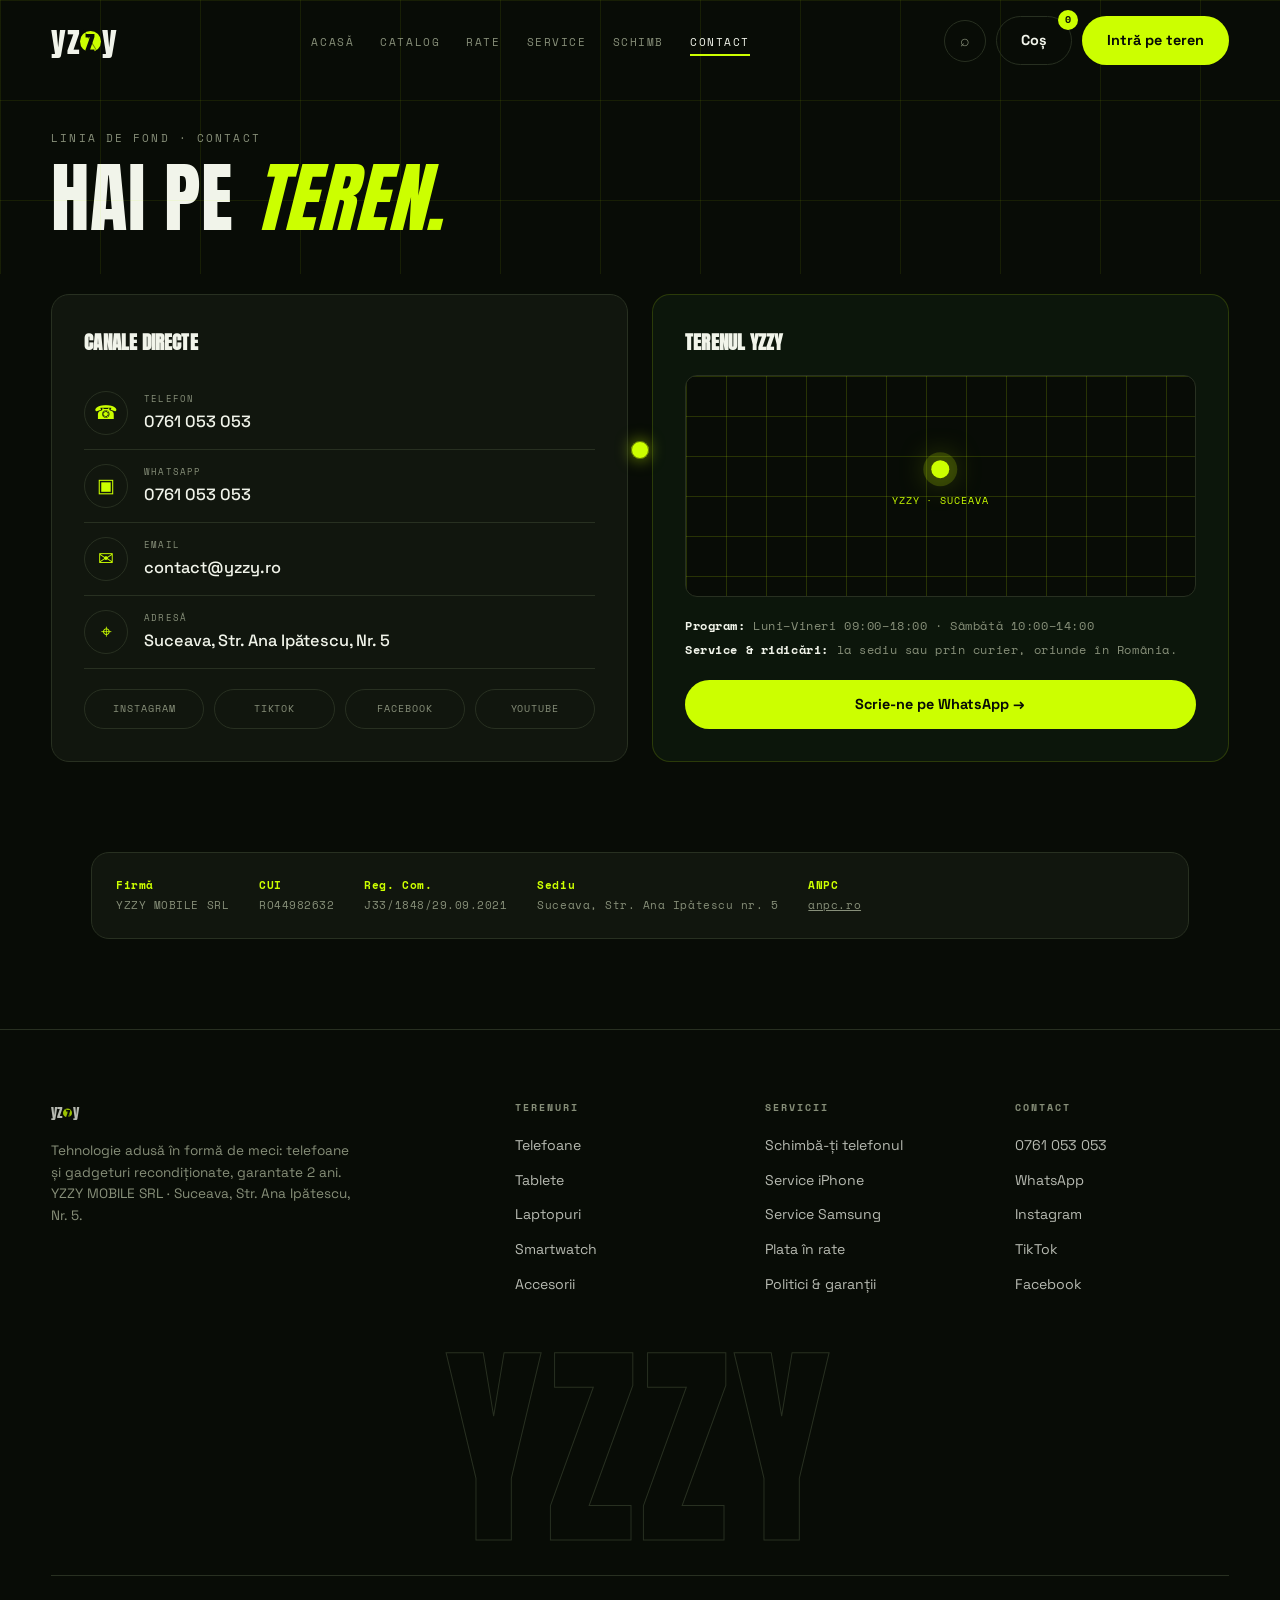
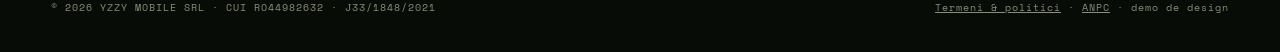
<file: contact.html>
<!DOCTYPE html>
<html lang="ro">
<head>
<meta charset="UTF-8">
<meta name="viewport" content="width=device-width, initial-scale=1.0">
<title>Contact — YZZY · Suceava</title>
<meta name="description" content="Contactează YZZY: telefon 0761 053 053, WhatsApp, email, sediu în Suceava, Str. Ana Ipătescu nr. 5.">
<link rel="stylesheet" href="theme.css?v=2">
<style>
.ct-hero{padding:130px 4vw 40px}
.ct-hero h1{font-size:clamp(2.6rem,6vw,5rem)}
.ct-grid{display:grid;grid-template-columns:1fr 1fr;gap:24px;padding:20px 4vw 90px}
@media(max-width:900px){.ct-grid{grid-template-columns:1fr}}
.ct-card{background:var(--surf);border:1px solid var(--line);border-radius:var(--radius);padding:32px}
.ct-card h3{font-family:var(--f-display);text-transform:uppercase;font-size:1.2rem;margin-bottom:20px;letter-spacing:.01em}
.ct-item{display:flex;gap:16px;align-items:center;padding:14px 0;border-bottom:1px solid var(--line);text-decoration:none;color:var(--chalk);transition:color .2s}
.ct-item:last-child{border-bottom:none}
.ct-item:hover{color:var(--lime)}
.ct-item .ic{width:44px;height:44px;border-radius:50%;border:1.5px solid var(--line);display:grid;place-items:center;font-size:1.2rem;flex:none;color:var(--lime)}
.ct-item .lbl{font-family:var(--f-mono);font-size:.58rem;letter-spacing:.12em;text-transform:uppercase;color:var(--ash);display:block;margin-bottom:2px}
.ct-item b{font-size:1.02rem;font-weight:500}
.socials{display:flex;gap:10px;margin-top:20px}
.socials a{flex:1;text-align:center;border:1.5px solid var(--line);border-radius:100px;padding:11px;font-family:var(--f-mono);font-size:.6rem;letter-spacing:.1em;text-transform:uppercase;color:var(--ash);text-decoration:none;transition:all .2s}
.socials a:hover{border-color:var(--lime);color:var(--lime)}
.map-card{background:var(--turf);border:1px solid var(--line-lime);border-radius:var(--radius);padding:32px;display:flex;flex-direction:column}
.map-vis{flex:1;min-height:220px;border-radius:12px;border:1px solid var(--line);background:linear-gradient(var(--line-lime) 1px,transparent 1px),linear-gradient(90deg,var(--line-lime) 1px,transparent 1px);background-size:40px 40px;background-color:var(--court);position:relative;margin-bottom:20px;overflow:hidden}
.map-pin{position:absolute;top:50%;left:50%;transform:translate(-50%,-50%);text-align:center}
.map-pin .dot{width:18px;height:18px;border-radius:50%;background:var(--lime);margin:0 auto 8px;box-shadow:0 0 0 8px rgba(204,255,0,.18),0 0 30px rgba(204,255,0,.6)}
.map-pin span{font-family:var(--f-mono);font-size:.6rem;letter-spacing:.1em;text-transform:uppercase;color:var(--lime)}
.hours{font-family:var(--f-mono);font-size:.72rem;letter-spacing:.05em;color:var(--ash)}
.hours b{color:var(--chalk)}
.legal-strip{padding:0 4vw 90px;max-width:1200px;margin:0 auto}
.legal-strip .lbox{background:var(--surf);border:1px solid var(--line);border-radius:var(--radius);padding:24px;display:flex;gap:30px;flex-wrap:wrap;font-family:var(--f-mono);font-size:.66rem;letter-spacing:.05em;color:var(--ash)}
.legal-strip .lbox b{color:var(--lime);display:block;margin-bottom:4px}
</style>
</head>
<body>
<nav id="nav"></nav>

<header class="ct-hero court-bg">
  <span class="sec-num" style="display:block;margin-bottom:16px">LINIA DE FOND · CONTACT</span>
  <h1 class="display">Hai pe <em class="lime">teren.</em></h1>
</header>

<div class="ct-grid">
  <div class="ct-card reveal">
    <h3>Canale directe</h3>
    <a class="ct-item" href="tel:0761053053"><span class="ic">☎</span><span><span class="lbl">Telefon</span><b>0761 053 053</b></span></a>
    <a class="ct-item" href="https://wa.me/+40761053053"><span class="ic">▣</span><span><span class="lbl">WhatsApp</span><b>0761 053 053</b></span></a>
    <a class="ct-item" href="mailto:contact@yzzy.ro"><span class="ic">✉</span><span><span class="lbl">Email</span><b>contact@yzzy.ro</b></span></a>
    <a class="ct-item" href="https://yzzy.ro/contact/" target="_blank" rel="noopener"><span class="ic">⌖</span><span><span class="lbl">Adresă</span><b>Suceava, Str. Ana Ipătescu, Nr. 5</b></span></a>
    <div class="socials">
      <a href="https://www.instagram.com/yzzy.ro/">Instagram</a>
      <a href="https://www.tiktok.com/@yzzy.ro">TikTok</a>
      <a href="https://www.facebook.com/yzzy.mobile">Facebook</a>
      <a href="https://www.youtube.com/@yzzy.mobile">YouTube</a>
    </div>
  </div>
  <div class="map-card reveal">
    <h3 style="font-family:var(--f-display);text-transform:uppercase;font-size:1.2rem;margin-bottom:18px;letter-spacing:.01em">Terenul YZZY</h3>
    <div class="map-vis"><div class="map-pin"><div class="dot"></div><span>YZZY · Suceava</span></div></div>
    <p class="hours"><b>Program:</b> Luni–Vineri 09:00–18:00 · Sâmbătă 10:00–14:00</p>
    <p class="hours" style="margin-top:6px"><b>Service & ridicări:</b> la sediu sau prin curier, oriunde în România.</p>
    <a class="btn btn-lime" href="https://wa.me/+40761053053" style="margin-top:20px;justify-content:center">Scrie-ne pe WhatsApp →</a>
  </div>
</div>

<div class="legal-strip reveal">
  <div class="lbox">
    <div><b>Firmă</b>YZZY MOBILE SRL</div>
    <div><b>CUI</b>RO44982632</div>
    <div><b>Reg. Com.</b>J33/1848/29.09.2021</div>
    <div><b>Sediu</b>Suceava, Str. Ana Ipătescu nr. 5</div>
    <div><b>ANPC</b><a href="https://anpc.ro/" target="_blank" rel="noopener" style="color:var(--ash)">anpc.ro</a></div>
  </div>
</div>

<footer id="footer"></footer>

<script src="data/catalog.js?v=2"></script>
<script src="app.js?v=2"></script>
<script>
renderNav('contact.html');
renderFooter(document.getElementById('footer'));
initReveal();
</script>
</body>
</html>
</file>
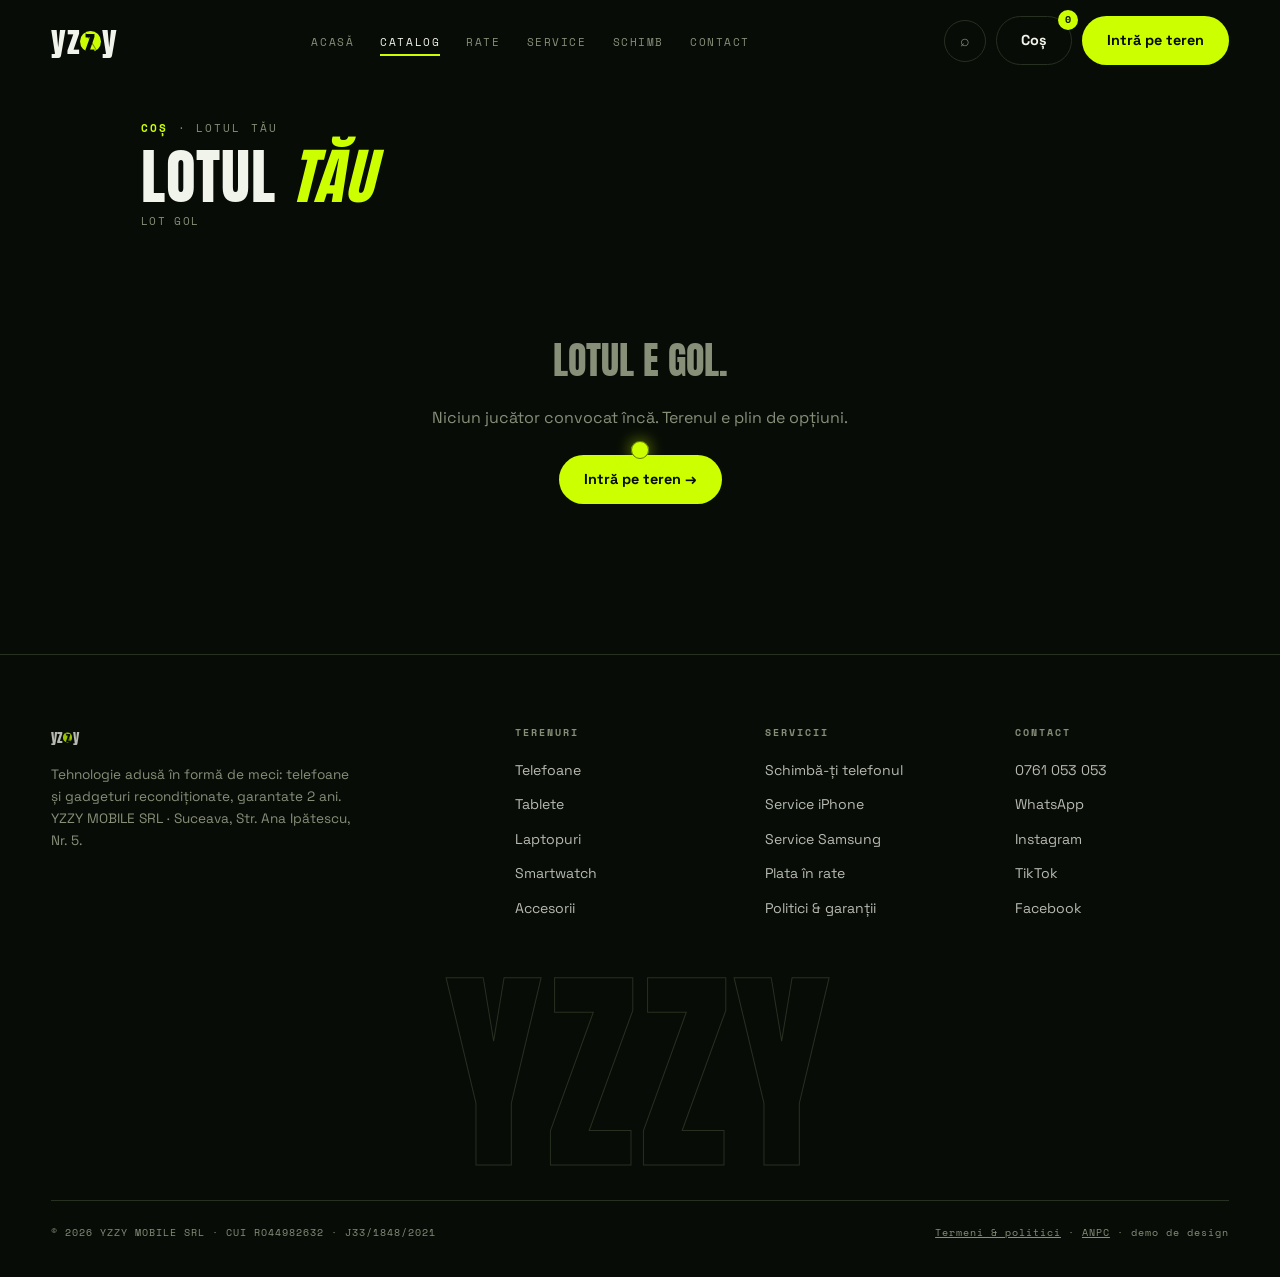
<file: cos.html>
<!DOCTYPE html>
<html lang="ro">
<head>
<meta charset="UTF-8">
<meta name="viewport" content="width=device-width, initial-scale=1.0">
<title>Coșul tău — YZZY</title>
<link rel="stylesheet" href="theme.css?v=2">
<style>
.cos{padding:120px 4vw 90px;max-width:1100px;margin:0 auto}
.cos h1{font-size:clamp(2.2rem,5vw,3.8rem);margin-bottom:8px}
.cos-sub{font-family:var(--f-mono);font-size:.66rem;letter-spacing:.12em;text-transform:uppercase;color:var(--ash);margin-bottom:40px}
.cos-grid{display:grid;grid-template-columns:1fr 360px;gap:28px;align-items:start}
@media(max-width:900px){.cos-grid{grid-template-columns:1fr}}
.ci-item{display:grid;grid-template-columns:90px 1fr auto;gap:18px;align-items:center;background:var(--surf);border:1px solid var(--line);border-radius:var(--radius);padding:16px;margin-bottom:12px}
.ci-thumb{width:90px;height:90px;border-radius:10px;background:var(--turf);display:grid;place-items:center;padding:10px}
.ci-thumb img{max-width:100%;max-height:100%;object-fit:contain}
.ci-info b{display:block;font-size:1rem;margin-bottom:4px}
.ci-info .meta{font-family:var(--f-mono);font-size:.6rem;letter-spacing:.1em;text-transform:uppercase;color:var(--ash)}
.ci-info .price{font-family:var(--f-display);color:var(--lime);margin-top:8px;font-size:1.2rem;letter-spacing:.02em}
.ci-right{display:flex;flex-direction:column;align-items:flex-end;gap:12px}
.ci-right .qty{display:flex;align-items:center;border:1.5px solid var(--line);border-radius:100px;overflow:hidden}
.ci-right .qty button{width:34px;height:36px;background:var(--surf);border:none;color:var(--lime);cursor:none}
.ci-right .qty span{width:34px;text-align:center;font-family:var(--f-display)}
.ci-right .rm{background:none;border:none;color:var(--ash);font-family:var(--f-mono);font-size:.6rem;letter-spacing:.1em;text-transform:uppercase;cursor:none}
.ci-right .rm:hover{color:var(--clay)}
.summary{background:var(--surf);border:1px solid var(--line);border-radius:var(--radius);padding:26px;position:sticky;top:90px}
.summary h3{font-family:var(--f-display);text-transform:uppercase;font-size:1.3rem;margin-bottom:18px;letter-spacing:.01em}
.sum-row{display:flex;justify-content:space-between;padding:9px 0;font-size:.9rem;color:var(--ash)}
.sum-row.total{border-top:1px solid var(--line);margin-top:8px;padding-top:16px;font-family:var(--f-display);font-size:1.5rem;color:var(--chalk);letter-spacing:.02em}
.sum-row.total span:last-child{color:var(--lime)}
.sum-perks{margin:18px 0;display:flex;flex-direction:column;gap:8px}
.sum-perks div{font-family:var(--f-mono);font-size:.62rem;letter-spacing:.08em;text-transform:uppercase;color:var(--ash)}
.sum-perks b{color:var(--lime)}
.empty-cos{text-align:center;padding:60px 0}
.empty-cos .big{font-family:var(--f-display);text-transform:uppercase;font-size:2.4rem;color:var(--ash);margin-bottom:14px}
.rate-pills{display:flex;gap:6px;margin-top:14px;flex-wrap:wrap}
.rate-pills img{height:20px;background:var(--chalk);border-radius:5px;padding:2px 6px}
</style>
</head>
<body>
<nav id="nav"></nav>

<main class="cos">
  <span class="sec-num" style="display:block;margin-bottom:12px"><b>COȘ</b> · LOTUL TĂU</span>
  <h1 class="display">Lotul <em class="lime">tău</em></h1>
  <p class="cos-sub" id="ciCount">— jucători pregătiți</p>
  <div id="cosBody"></div>
</main>

<footer id="footer"></footer>

<script src="data/catalog.js?v=2"></script>
<script src="app.js?v=2"></script>
<script>
renderNav('catalog.html');
renderFooter(document.getElementById('footer'));

function render(){
  const body=document.getElementById('cosBody');
  const items=cart.map(it=>({...it,p:byId(it.id)})).filter(x=>x.p);
  document.getElementById('ciCount').textContent=items.length?`${items.reduce((s,i)=>s+i.qty,0)} jucători pregătiți de meci`:'Lot gol';
  if(!items.length){
    body.innerHTML=`<div class="empty-cos"><div class="big">Lotul e gol.</div>
      <p class="muted" style="margin-bottom:24px">Niciun jucător convocat încă. Terenul e plin de opțiuni.</p>
      <a class="btn btn-lime" href="catalog.html">Intră pe teren →</a></div>`;
    return;
  }
  const total=cartTotal();
  body.innerHTML=`<div class="cos-grid">
    <div id="ciList">${items.map(({p,qty})=>`
      <div class="ci-item" data-id="${p.id}">
        <a class="ci-thumb" href="produs.html?id=${p.id}"><img src="${p.thumb}" alt=""></a>
        <div class="ci-info">
          <b>${p.brand?p.brand+' ':''}${p.name}</b>
          <span class="meta">[ ${p.condition} · Garanție 2 ani ]</span>
          <span class="price">${fmtLei(p.price)}</span>
        </div>
        <div class="ci-right">
          <div class="qty"><button data-act="minus">−</button><span>${qty}</span><button data-act="plus">+</button></div>
          <button class="rm" data-act="rm">× scoate</button>
        </div>
      </div>`).join('')}</div>
    <aside class="summary">
      <h3>Scor final</h3>
      <div class="sum-row"><span>Subtotal (${items.reduce((s,i)=>s+i.qty,0)} produse)</span><span>${fmtLei(total)}</span></div>
      <div class="sum-row"><span>Livrare</span><span class="lime">Gratuită · 24h</span></div>
      <div class="sum-row total"><span>Total</span><span>${fmtLei(total)}</span></div>
      <div class="sum-perks">
        <div><b>✓</b> Garanție 2 ani inclusă</div>
        <div><b>✓</b> Retur gratuit 30 de zile</div>
        <div><b>✓</b> Plata în rate disponibilă</div>
      </div>
      <a class="btn btn-lime" href="plata.html" style="width:100%;justify-content:center">La finalizare →</a>
      <div class="rate-pills">
        <img src="https://yzzy.ro/wp-content/uploads/2025/02/logo-unicredit-contrast-alb-2.jpg" alt="UniCredit">
        <img src="https://yzzy.ro/wp-content/uploads/2025/02/Logo-Smart-by-BT-Direct-1-300x115.webp" alt="Smart by BT">
        <img src="https://yzzy.ro/wp-content/uploads/2025/06/LP-logo-small-300x86.png" alt="LeanPay">
        <img src="https://yzzy.ro/wp-content/uploads/2025/02/tbi-bank-logo.webp" alt="TBI">
      </div>
    </aside>
  </div>`;
  document.getElementById('ciList').addEventListener('click',e=>{
    const btn=e.target.closest('[data-act]');if(!btn)return;
    const id=btn.closest('.ci-item').dataset.id,it=cart.find(x=>x.id===id);if(!it)return;
    if(btn.dataset.act==='plus')setQty(id,it.qty+1);
    else if(btn.dataset.act==='minus')setQty(id,it.qty-1);
    else setQty(id,0);
    render();
  });
}
render();
</script>
</body>
</html>
</file>
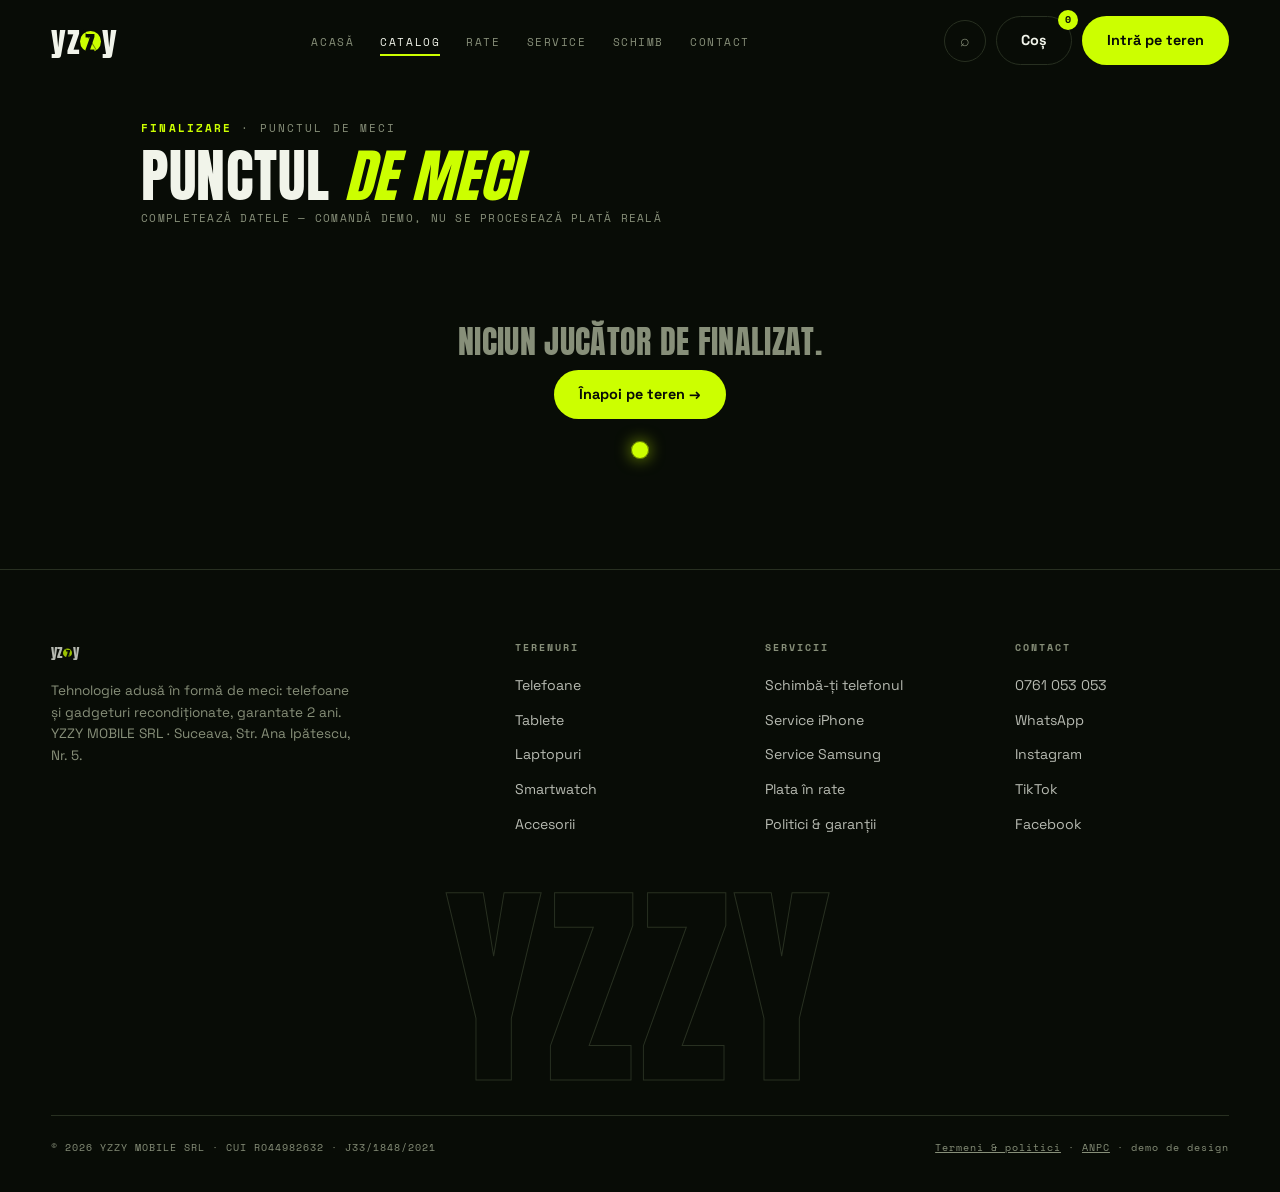
<file: plata.html>
<!DOCTYPE html>
<html lang="ro">
<head>
<meta charset="UTF-8">
<meta name="viewport" content="width=device-width, initial-scale=1.0">
<title>Finalizează comanda — YZZY</title>
<link rel="stylesheet" href="theme.css?v=2">
<style>
.pay{padding:120px 4vw 90px;max-width:1100px;margin:0 auto}
.pay h1{font-size:clamp(2rem,5vw,3.6rem);margin-bottom:8px}
.pay-sub{font-family:var(--f-mono);font-size:.66rem;letter-spacing:.12em;text-transform:uppercase;color:var(--ash);margin-bottom:40px}
.pay-grid{display:grid;grid-template-columns:1fr 380px;gap:28px;align-items:start}
@media(max-width:900px){.pay-grid{grid-template-columns:1fr}}
.fieldset{background:var(--surf);border:1px solid var(--line);border-radius:var(--radius);padding:26px;margin-bottom:18px}
.fieldset h3{font-family:var(--f-display);text-transform:uppercase;font-size:1.1rem;margin-bottom:6px;display:flex;align-items:center;gap:10px;letter-spacing:.01em}
.fieldset h3 .step{width:26px;height:26px;border-radius:50%;background:var(--lime);color:var(--court);display:grid;place-items:center;font-size:.8rem;font-family:var(--f-display)}
.fieldset p.hint{font-family:var(--f-mono);font-size:.6rem;letter-spacing:.1em;text-transform:uppercase;color:var(--ash);margin-bottom:18px}
.frow{display:grid;grid-template-columns:1fr 1fr;gap:12px;margin-bottom:12px}
.frow.one{grid-template-columns:1fr}
label{display:block;font-family:var(--f-mono);font-size:.58rem;letter-spacing:.12em;text-transform:uppercase;color:var(--ash);margin-bottom:6px}
input,select{width:100%;background:var(--court);border:1.5px solid var(--line);color:var(--chalk);font-family:var(--f-text);font-size:.92rem;padding:12px 14px;border-radius:10px;outline:none;transition:border-color .2s}
input:focus,select:focus{border-color:var(--lime)}
.pay-methods{display:flex;flex-direction:column;gap:10px}
.pm{display:flex;align-items:center;gap:14px;border:1.5px solid var(--line);border-radius:12px;padding:14px 16px;cursor:none;transition:border-color .2s,background .2s}
.pm:hover{border-color:var(--ash)}
.pm.active{border-color:var(--lime);background:var(--turf)}
.pm input{width:auto}
.pm .pm-label{flex:1}
.pm .pm-label b{display:block;font-size:.94rem}
.pm .pm-label span{font-family:var(--f-mono);font-size:.58rem;letter-spacing:.1em;text-transform:uppercase;color:var(--ash)}
.rate-detail{display:none;padding:16px;background:var(--court);border-radius:10px;margin-top:6px}
.rate-detail.show{display:block}
.rate-detail .partners{display:grid;grid-template-columns:repeat(4,1fr);gap:8px;margin-bottom:14px}
.rate-detail .partners a{background:var(--chalk);border-radius:8px;padding:10px;display:grid;place-items:center;min-height:50px;transition:transform .2s}
.rate-detail .partners a:hover{transform:translateY(-2px)}
.rate-detail .partners img{max-height:26px;max-width:100%}
.rate-months{display:flex;gap:8px;margin:10px 0;flex-wrap:wrap}
.rate-months button{font-family:var(--f-mono);font-size:.66rem;padding:8px 14px;border-radius:100px;border:1.5px solid var(--line);background:none;color:var(--ash);cursor:none}
.rate-months button.active{background:var(--lime);color:var(--court);border-color:var(--lime)}
.rate-out{font-family:var(--f-display);color:var(--lime);font-size:1.5rem;letter-spacing:.02em}
.pass{background:var(--surf);border:1px solid var(--line);border-radius:var(--radius);overflow:hidden;position:sticky;top:90px}
.pass-head{background:var(--turf);padding:18px 22px;border-bottom:1px dashed var(--line);display:flex;justify-content:space-between;align-items:center}
.pass-head b{font-family:var(--f-display);text-transform:uppercase;font-size:1rem;letter-spacing:.01em}
.pass-head .code{font-family:var(--f-mono);font-size:.62rem;letter-spacing:.1em;color:var(--lime)}
.pass-body{padding:22px}
.pass-item{display:flex;justify-content:space-between;gap:12px;padding:8px 0;font-size:.84rem;color:var(--ash);border-bottom:1px solid var(--line)}
.pass-item:last-of-type{border-bottom:none}
.pass-item b{color:var(--chalk);font-weight:400}
.pass-item .q{font-family:var(--f-mono);font-size:.6rem;color:var(--lime)}
.pass-total{display:flex;justify-content:space-between;border-top:1px dashed var(--line);margin-top:10px;padding-top:16px;font-family:var(--f-display);font-size:1.5rem;letter-spacing:.02em}
.pass-total span:last-child{color:var(--lime)}
.note{font-family:var(--f-mono);font-size:.56rem;letter-spacing:.08em;text-transform:uppercase;color:var(--ash);text-align:center;margin-top:14px;line-height:1.6}
.confirm{display:none;text-align:center;padding:40px 0}
.confirm.show{display:block}
.confirm .tick{width:84px;height:84px;border-radius:50%;background:var(--lime);color:var(--court);display:grid;place-items:center;font-size:2.6rem;margin:0 auto 24px;font-family:var(--f-display)}
.confirm h2{font-size:clamp(2rem,5vw,3.4rem);margin-bottom:12px}
.confirm p{color:var(--ash);max-width:420px;margin:0 auto 8px}
.confirm .pnr{font-family:var(--f-display);color:var(--lime);font-size:1.8rem;margin:18px 0;letter-spacing:.04em}
</style>
</head>
<body>
<nav id="nav"></nav>

<main class="pay">
  <span class="sec-num" style="display:block;margin-bottom:12px"><b>FINALIZARE</b> · PUNCTUL DE MECI</span>
  <h1 class="display" id="payTitle">Punctul <em class="lime">de meci</em></h1>
  <p class="pay-sub" id="paySub">Completează datele — comandă demo, nu se procesează plată reală</p>
  <div id="payBody"></div>
</main>

<footer id="footer"></footer>

<script src="data/catalog.js?v=2"></script>
<script src="app.js?v=2"></script>
<script>
renderNav('catalog.html');
renderFooter(document.getElementById('footer'));

const items=cart.map(it=>({...it,p:byId(it.id)})).filter(x=>x.p);
const body=document.getElementById('payBody');

if(!items.length){
  body.innerHTML=`<div style="text-align:center;padding:60px 0">
    <p class="display" style="font-size:2rem;color:var(--ash);margin-bottom:14px">Niciun jucător de finalizat.</p>
    <a class="btn btn-lime" href="catalog.html">Înapoi pe teren →</a></div>`;
}else{
  const total=cartTotal();
  body.innerHTML=`<div class="pay-grid">
    <div>
      <div class="fieldset">
        <h3><span class="step">1</span> Jucător</h3>
        <p class="hint">Cui îi livrăm lotul</p>
        <div class="frow"><div><label>Nume</label><input id="fNume" placeholder="Andrei"></div><div><label>Prenume</label><input id="fPren" placeholder="Popescu"></div></div>
        <div class="frow"><div><label>Email</label><input id="fMail" type="email" placeholder="andrei@email.ro"></div><div><label>Telefon</label><input id="fTel" placeholder="07xx xxx xxx"></div></div>
      </div>
      <div class="fieldset">
        <h3><span class="step">2</span> Destinație</h3>
        <p class="hint">Unde ajunge coletul</p>
        <div class="frow one"><div><label>Adresă</label><input id="fAdr" placeholder="Str. Exemplu nr. 10, bl. A, ap. 5"></div></div>
        <div class="frow"><div><label>Oraș</label><input id="fOras" placeholder="Suceava"></div><div><label>Județ</label><input id="fJud" placeholder="Suceava"></div></div>
      </div>
      <div class="fieldset">
        <h3><span class="step">3</span> Plată</h3>
        <p class="hint">Cum închizi meciul</p>
        <div class="pay-methods">
          <label class="pm active"><input type="radio" name="pm" value="card" checked><span class="pm-label"><b>Card online</b><span>Plată securizată Netopia</span></span></label>
          <label class="pm"><input type="radio" name="pm" value="ramburs"><span class="pm-label"><b>Ramburs la livrare</b><span>Plătești curierului</span></span></label>
          <label class="pm" id="pmRate"><input type="radio" name="pm" value="rate"><span class="pm-label"><b>Plata în rate</b><span>Aprobare în câteva minute, 100% online</span></span></label>
        </div>
        <div class="rate-detail" id="rateDetail">
          <p class="hint">Alege finanțatorul (te ducem pe pagina lui)</p>
          <div class="partners">
            <a href="https://yzzy.ro/credit-100-online-prin-unicredit-consumer-financing/" target="_blank" rel="noopener"><img src="https://yzzy.ro/wp-content/uploads/2025/02/logo-unicredit-contrast-alb-2.jpg" alt="UniCredit"></a>
            <a href="https://yzzy.ro/" target="_blank" rel="noopener"><img src="https://yzzy.ro/wp-content/uploads/2025/02/Logo-Smart-by-BT-Direct-1-300x115.webp" alt="Smart by BT"></a>
            <a href="https://yzzy.ro/regulament-leanpay/" target="_blank" rel="noopener"><img src="https://yzzy.ro/wp-content/uploads/2025/06/LP-logo-small-300x86.png" alt="LeanPay"></a>
            <a href="https://yzzy.ro/" target="_blank" rel="noopener"><img src="https://yzzy.ro/wp-content/uploads/2025/02/tbi-bank-logo.webp" alt="TBI Bank"></a>
          </div>
          <div class="rate-months" id="rateMonths"></div>
          <div>Cost împărțit la rate: <span class="rate-out" id="rateOut"></span> <span class="muted mono" style="font-size:.6rem">/lună · estimare orientativă*</span></div>
          <p class="muted mono" style="font-size:.54rem;margin-top:8px;line-height:1.5">* Prețul împărțit la numărul de rate. Rata reală include dobânda și DAE stabilite de finanțator (ex. UniCredit: dobândă fixă 11–25%/an, DAE 14,93–46,01%).</p>
        </div>
      </div>
    </div>
    <aside class="pass">
      <div class="pass-head"><b>Scor final</b><span class="code">YZZY · 2026</span></div>
      <div class="pass-body">
        ${items.map(({p,qty})=>`<div class="pass-item"><b>${p.brand?p.brand+' ':''}${p.name}</b><span><span class="q">×${qty}</span> ${fmtLei(p.price*qty)}</span></div>`).join('')}
        <div class="pass-item"><span>Livrare</span><b class="lime">Gratuită · 24h</b></div>
        <div class="pass-total"><span>Total</span><span>${fmtLei(total)}</span></div>
        <button class="btn btn-lime" id="placeBtn" style="width:100%;justify-content:center;margin-top:18px">Închide meciul →</button>
        <p class="note">Demo de design.<br>Comanda reală se procesează pe platforma YZZY.</p>
      </div>
    </aside>
  </div>`;

  document.querySelectorAll('.pm input').forEach(r=>r.addEventListener('change',()=>{
    document.querySelectorAll('.pm').forEach(x=>x.classList.remove('active'));
    r.closest('.pm').classList.add('active');
    document.getElementById('rateDetail').classList.toggle('show',r.value==='rate');
  }));
  const months=[6,12,18,24,36];
  document.getElementById('rateMonths').innerHTML=months.map((m,i)=>`<button class="${i===1?'active':''}" data-m="${m}">${m} rate</button>`).join('');
  const calcRate=m=>document.getElementById('rateOut').textContent=fmtLei(Math.round(total/m));
  calcRate(12);
  document.getElementById('rateMonths').addEventListener('click',e=>{
    const b=e.target.closest('[data-m]');if(!b)return;
    document.querySelectorAll('#rateMonths button').forEach(x=>x.classList.remove('active'));
    b.classList.add('active');calcRate(+b.dataset.m);
  });
  document.getElementById('placeBtn').addEventListener('click',()=>{
    const nume=document.getElementById('fNume').value.trim();
    if(!nume){toast('<b>[ FAULT ]</b> Completează numele');document.getElementById('fNume').focus();return;}
    const pnr='YZ'+Math.abs(total*7%99999).toString().padStart(5,'0');
    cart=[];saveCart();updateCartBadge();
    document.getElementById('payTitle').innerHTML='Game, set, <em class="lime">match.</em>';
    document.getElementById('paySub').textContent='Mulțumim! Lotul tău e pe drum.';
    body.innerHTML=`<div class="confirm show">
      <div class="tick">✓</div>
      <h2 class="display">Meci câștigat, ${nume}.</h2>
      <p>Comanda ta a fost înregistrată. Vei primi un email cu detaliile și ai garanție 2 ani la fiecare produs.</p>
      <div class="pnr">COD COMANDĂ · ${pnr}</div>
      <p class="muted mono" style="font-size:.6rem">Aceasta este o comandă demo. Pe site-ul real, plata se procesează prin Netopia / partenerii de rate.</p>
      <div style="margin-top:26px"><a class="btn btn-lime" href="catalog.html">Înapoi pe teren →</a></div>
    </div>`;
    scrollTo({top:0,behavior:'smooth'});
  });
}
</script>
</body>
</html>
</file>
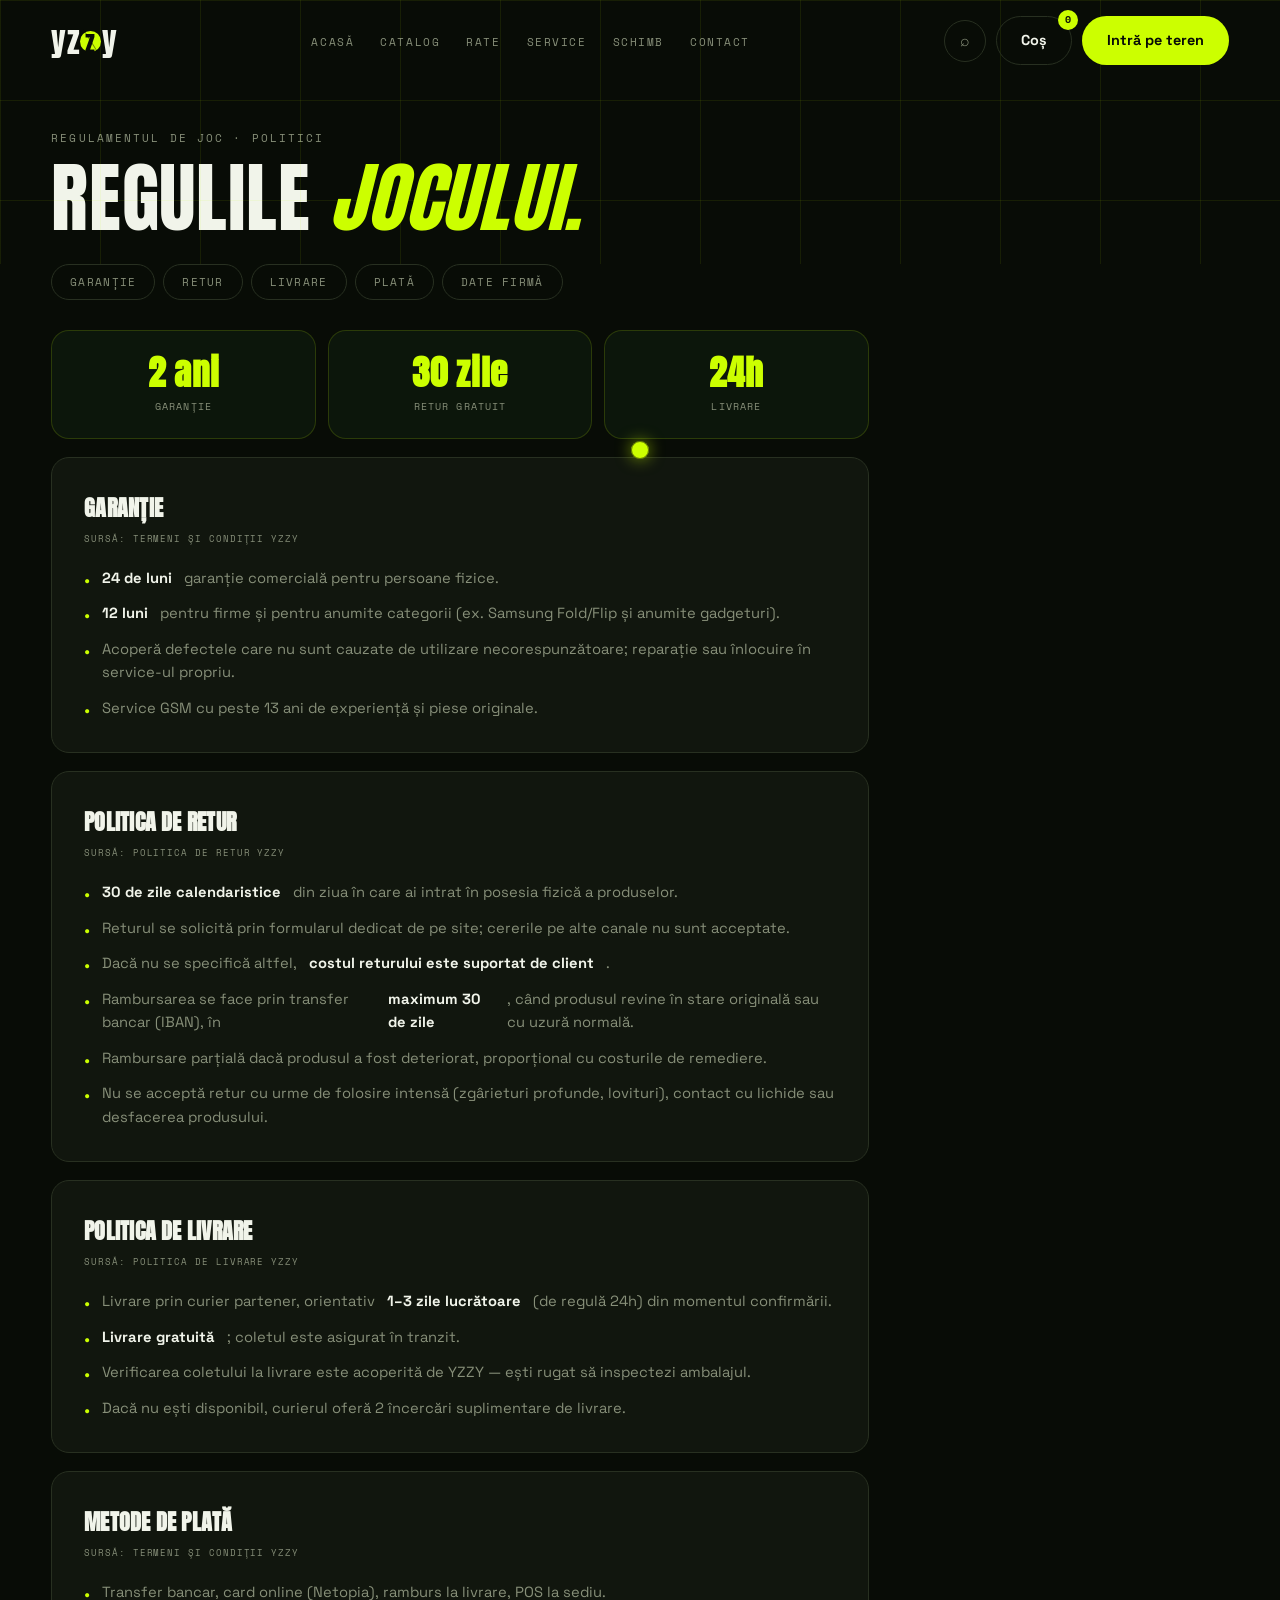
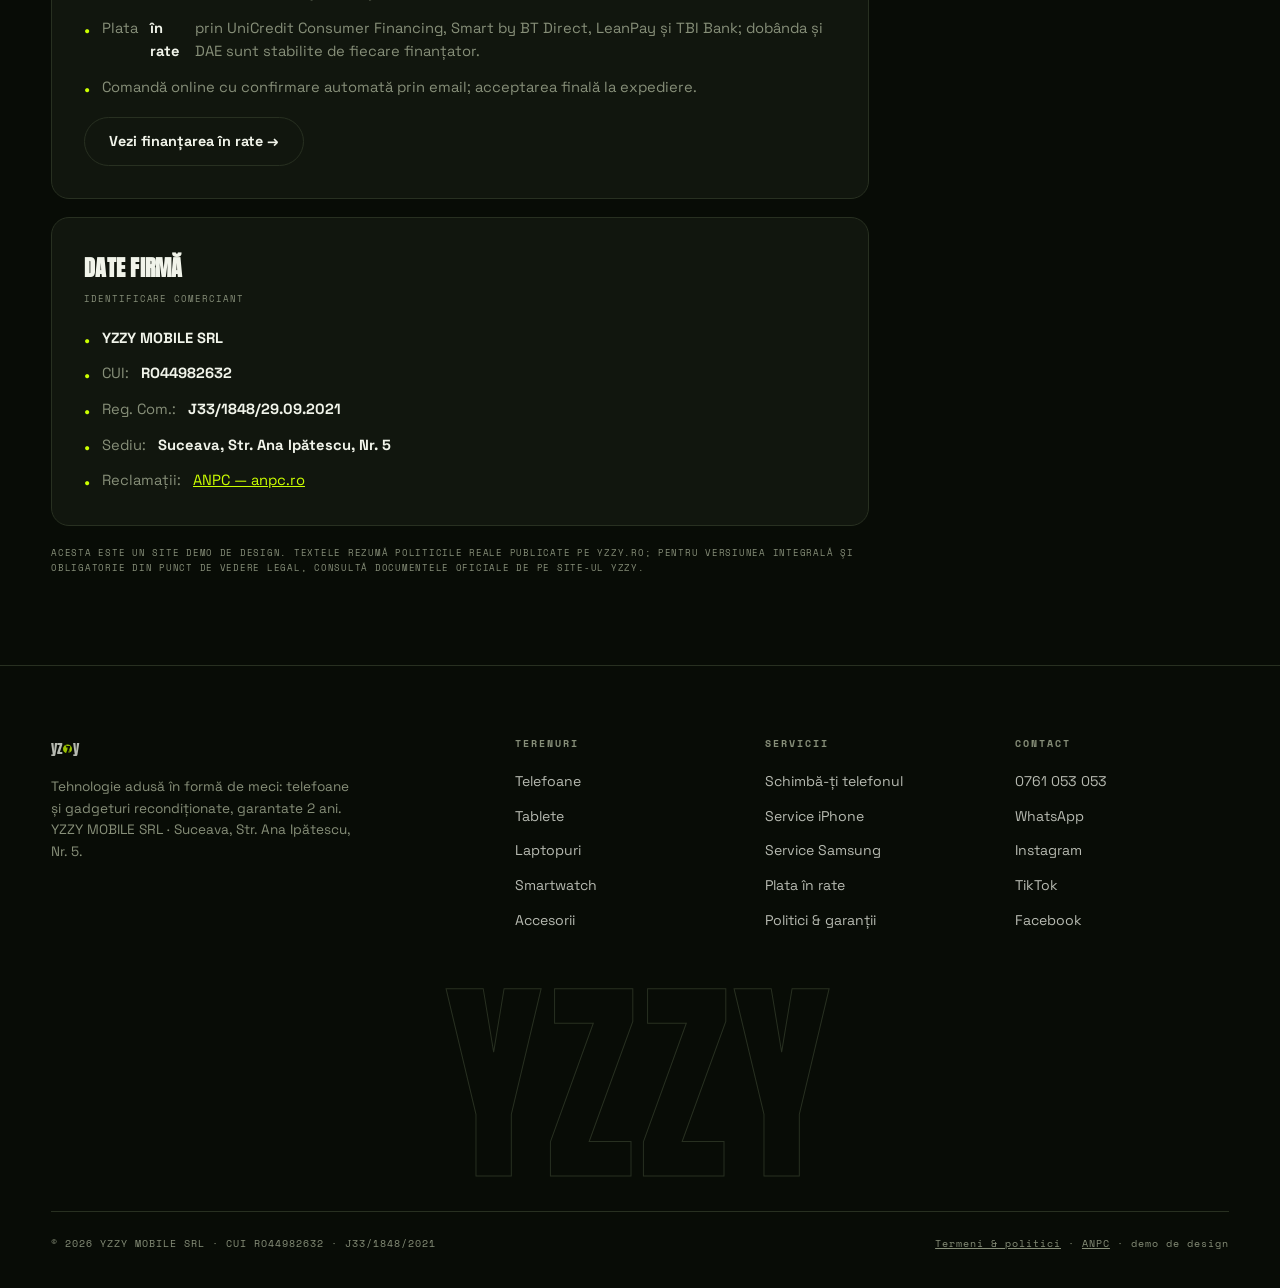
<file: politici.html>
<!DOCTYPE html>
<html lang="ro">
<head>
<meta charset="UTF-8">
<meta name="viewport" content="width=device-width, initial-scale=1.0">
<title>Politici & garanții — YZZY</title>
<meta name="description" content="Garanție 2 ani, retur 30 de zile, livrare 24h. Termenii, politica de retur și de livrare YZZY, pe scurt.">
<link rel="stylesheet" href="theme.css?v=2">
<style>
.pol-hero{padding:130px 4vw 30px}
.pol-hero h1{font-size:clamp(2.6rem,6vw,4.8rem)}
.pol-nav{display:flex;gap:8px;padding:0 4vw 30px;flex-wrap:wrap}
.pol-body{padding:0 4vw 90px;max-width:920px}
.pol-sec{background:var(--surf);border:1px solid var(--line);border-radius:var(--radius);padding:32px;margin-bottom:18px;scroll-margin-top:90px}
.pol-sec h2{font-family:var(--f-display);text-transform:uppercase;font-size:1.4rem;margin-bottom:6px;letter-spacing:.01em}
.pol-sec .src{font-family:var(--f-mono);font-size:.58rem;letter-spacing:.1em;text-transform:uppercase;color:var(--ash);margin-bottom:20px}
.pol-sec ul{list-style:none;display:flex;flex-direction:column;gap:12px}
.pol-sec li{display:flex;gap:12px;color:var(--ash);font-size:.92rem;line-height:1.6}
.pol-sec li::before{content:"●";color:var(--lime);flex:none;font-size:.6rem;margin-top:7px}
.pol-sec li b{color:var(--chalk)}
.warranty-band{display:grid;grid-template-columns:repeat(3,1fr);gap:12px;margin-bottom:18px}
@media(max-width:760px){.warranty-band{grid-template-columns:1fr}}
.wb{background:var(--turf);border:1px solid var(--line-lime);border-radius:var(--radius);padding:24px;text-align:center}
.wb b{font-family:var(--f-display);color:var(--lime);font-size:2.2rem;display:block;line-height:1;letter-spacing:.02em}
.wb span{font-family:var(--f-mono);font-size:.6rem;letter-spacing:.12em;text-transform:uppercase;color:var(--ash);display:block;margin-top:8px}
</style>
</head>
<body>
<nav id="nav"></nav>

<header class="pol-hero court-bg">
  <span class="sec-num" style="display:block;margin-bottom:16px">REGULAMENTUL DE JOC · POLITICI</span>
  <h1 class="display">Regulile <em class="lime">jocului.</em></h1>
</header>

<div class="pol-nav">
  <a class="pill" href="#garantie">Garanție</a>
  <a class="pill" href="#retur">Retur</a>
  <a class="pill" href="#livrare">Livrare</a>
  <a class="pill" href="#plata">Plată</a>
  <a class="pill" href="#firma">Date firmă</a>
</div>

<main class="pol-body">
  <div class="warranty-band reveal">
    <div class="wb"><b>2 ani</b><span>garanție</span></div>
    <div class="wb"><b>30 zile</b><span>retur gratuit</span></div>
    <div class="wb"><b>24h</b><span>livrare</span></div>
  </div>

  <section class="pol-sec reveal" id="garantie">
    <h2>Garanție</h2>
    <p class="src">Sursă: Termeni și condiții YZZY</p>
    <ul>
      <li><b>24 de luni</b> garanție comercială pentru persoane fizice.</li>
      <li><b>12 luni</b> pentru firme și pentru anumite categorii (ex. Samsung Fold/Flip și anumite gadgeturi).</li>
      <li>Acoperă defectele care nu sunt cauzate de utilizare necorespunzătoare; reparație sau înlocuire în service-ul propriu.</li>
      <li>Service GSM cu peste 13 ani de experiență și piese originale.</li>
    </ul>
  </section>

  <section class="pol-sec reveal" id="retur">
    <h2>Politica de retur</h2>
    <p class="src">Sursă: Politica de retur YZZY</p>
    <ul>
      <li><b>30 de zile calendaristice</b> din ziua în care ai intrat în posesia fizică a produselor.</li>
      <li>Returul se solicită prin formularul dedicat de pe site; cererile pe alte canale nu sunt acceptate.</li>
      <li>Dacă nu se specifică altfel, <b>costul returului este suportat de client</b>.</li>
      <li>Rambursarea se face prin transfer bancar (IBAN), în <b>maximum 30 de zile</b>, când produsul revine în stare originală sau cu uzură normală.</li>
      <li>Rambursare parțială dacă produsul a fost deteriorat, proporțional cu costurile de remediere.</li>
      <li>Nu se acceptă retur cu urme de folosire intensă (zgârieturi profunde, lovituri), contact cu lichide sau desfacerea produsului.</li>
    </ul>
  </section>

  <section class="pol-sec reveal" id="livrare">
    <h2>Politica de livrare</h2>
    <p class="src">Sursă: Politica de livrare YZZY</p>
    <ul>
      <li>Livrare prin curier partener, orientativ <b>1–3 zile lucrătoare</b> (de regulă 24h) din momentul confirmării.</li>
      <li><b>Livrare gratuită</b>; coletul este asigurat în tranzit.</li>
      <li>Verificarea coletului la livrare este acoperită de YZZY — ești rugat să inspectezi ambalajul.</li>
      <li>Dacă nu ești disponibil, curierul oferă 2 încercări suplimentare de livrare.</li>
    </ul>
  </section>

  <section class="pol-sec reveal" id="plata">
    <h2>Metode de plată</h2>
    <p class="src">Sursă: Termeni și condiții YZZY</p>
    <ul>
      <li>Transfer bancar, card online (Netopia), ramburs la livrare, POS la sediu.</li>
      <li>Plata <b>în rate</b> prin UniCredit Consumer Financing, Smart by BT Direct, LeanPay și TBI Bank; dobânda și DAE sunt stabilite de fiecare finanțator.</li>
      <li>Comandă online cu confirmare automată prin email; acceptarea finală la expediere.</li>
    </ul>
    <a class="btn btn-ghost" href="rate.html" style="margin-top:18px">Vezi finanțarea în rate →</a>
  </section>

  <section class="pol-sec reveal" id="firma">
    <h2>Date firmă</h2>
    <p class="src">Identificare comerciant</p>
    <ul>
      <li><b>YZZY MOBILE SRL</b></li>
      <li>CUI: <b>RO44982632</b></li>
      <li>Reg. Com.: <b>J33/1848/29.09.2021</b></li>
      <li>Sediu: <b>Suceava, Str. Ana Ipătescu, Nr. 5</b></li>
      <li>Reclamații: <a href="https://anpc.ro/" target="_blank" rel="noopener" style="color:var(--lime)">ANPC — anpc.ro</a></li>
    </ul>
  </section>

  <p class="muted mono" style="font-size:.58rem;letter-spacing:.08em;margin-top:20px">Acesta este un site demo de design. Textele rezumă politicile reale publicate pe yzzy.ro; pentru versiunea integrală și obligatorie din punct de vedere legal, consultă documentele oficiale de pe site-ul YZZY.</p>
</main>

<footer id="footer"></footer>

<script src="data/catalog.js?v=2"></script>
<script src="app.js?v=2"></script>
<script>
renderNav('');
renderFooter(document.getElementById('footer'));
initReveal();
if(location.hash){const t=document.querySelector(location.hash);if(t)setTimeout(()=>t.scrollIntoView({behavior:'smooth'}),150)}
</script>
</body>
</html>
</file>
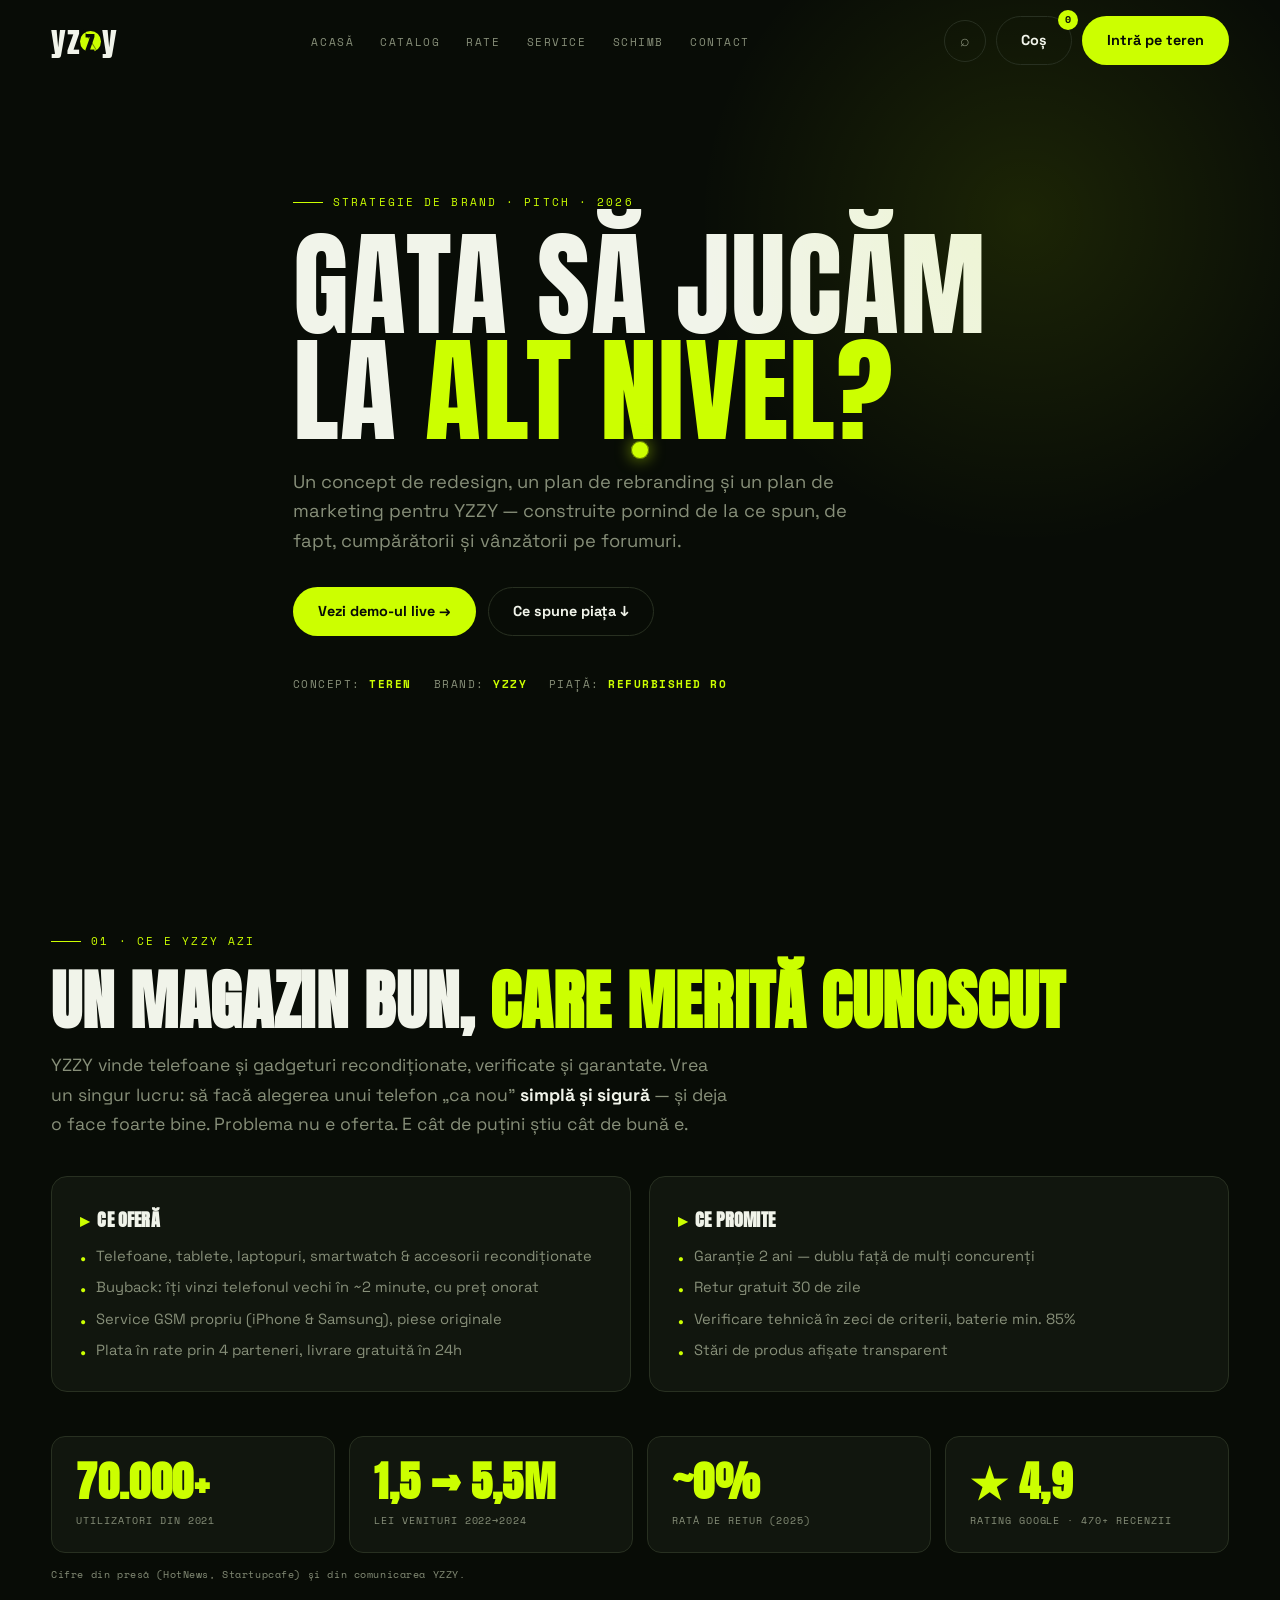
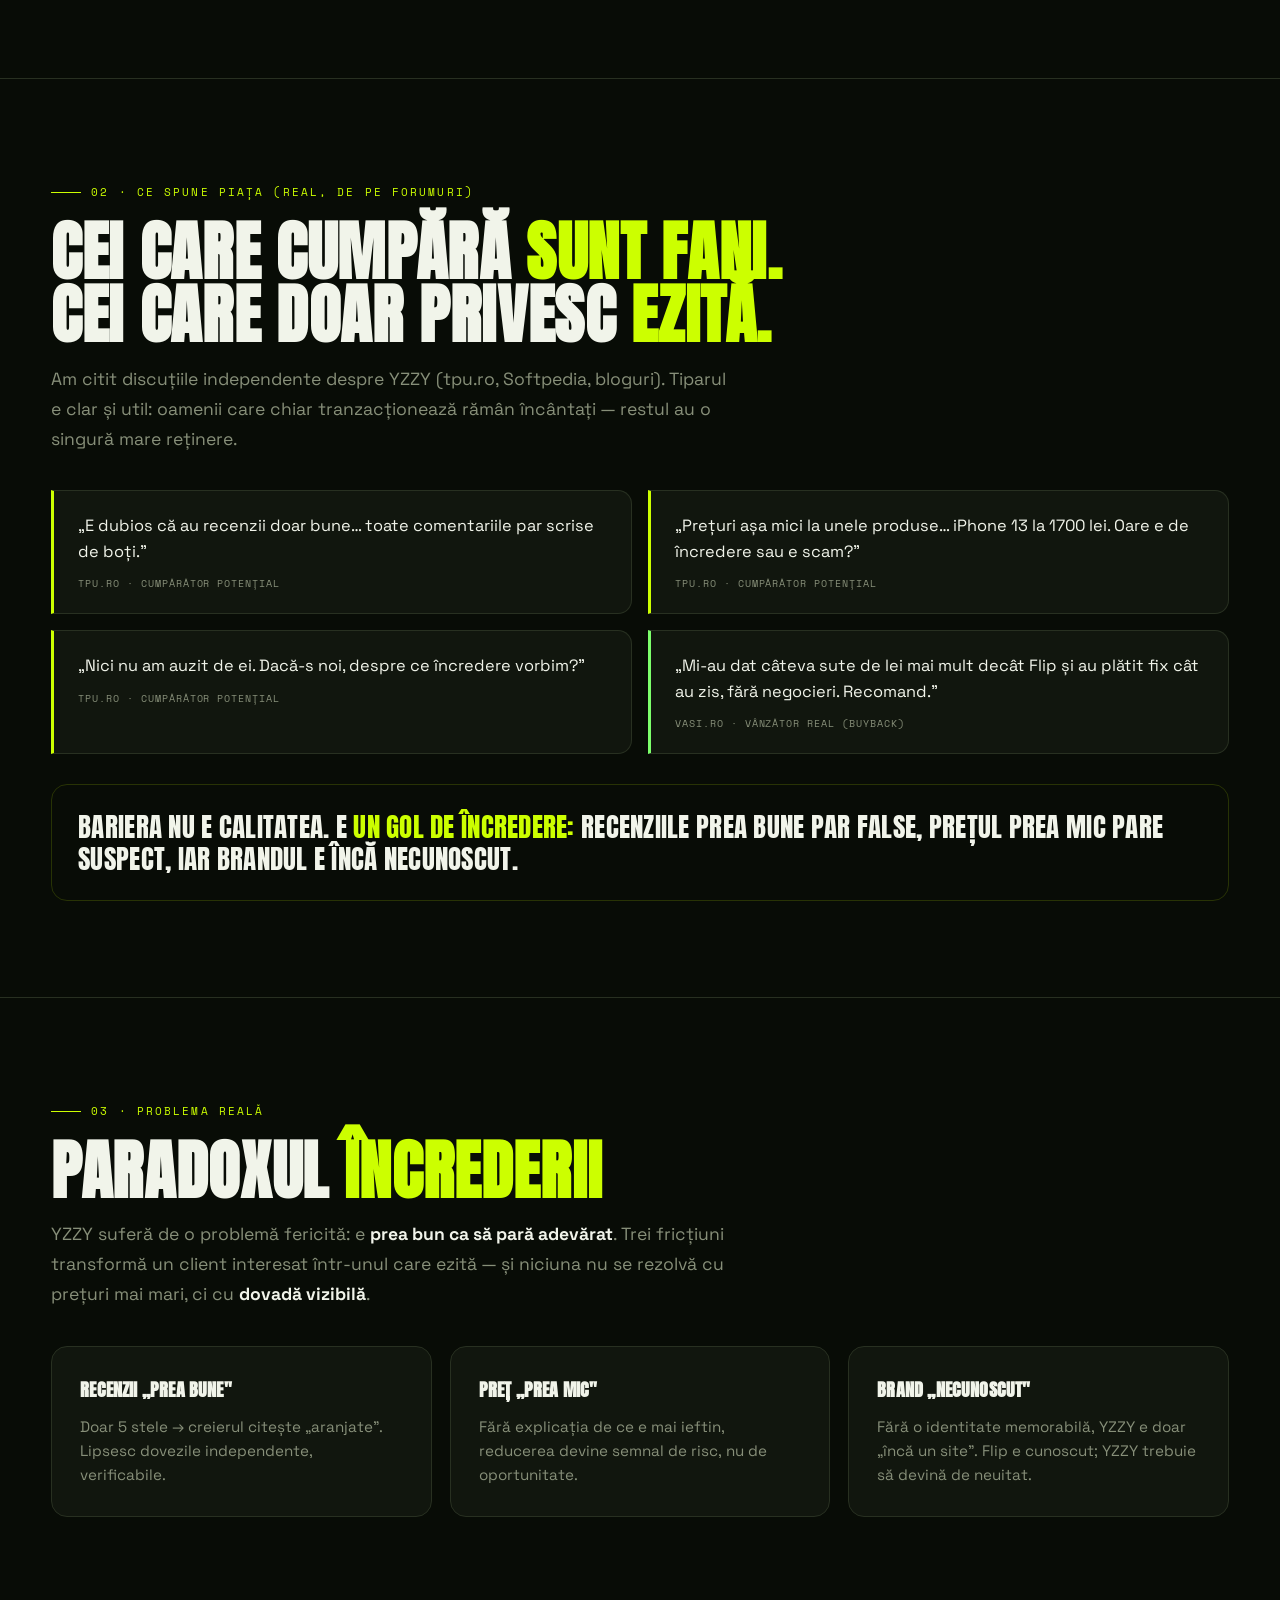
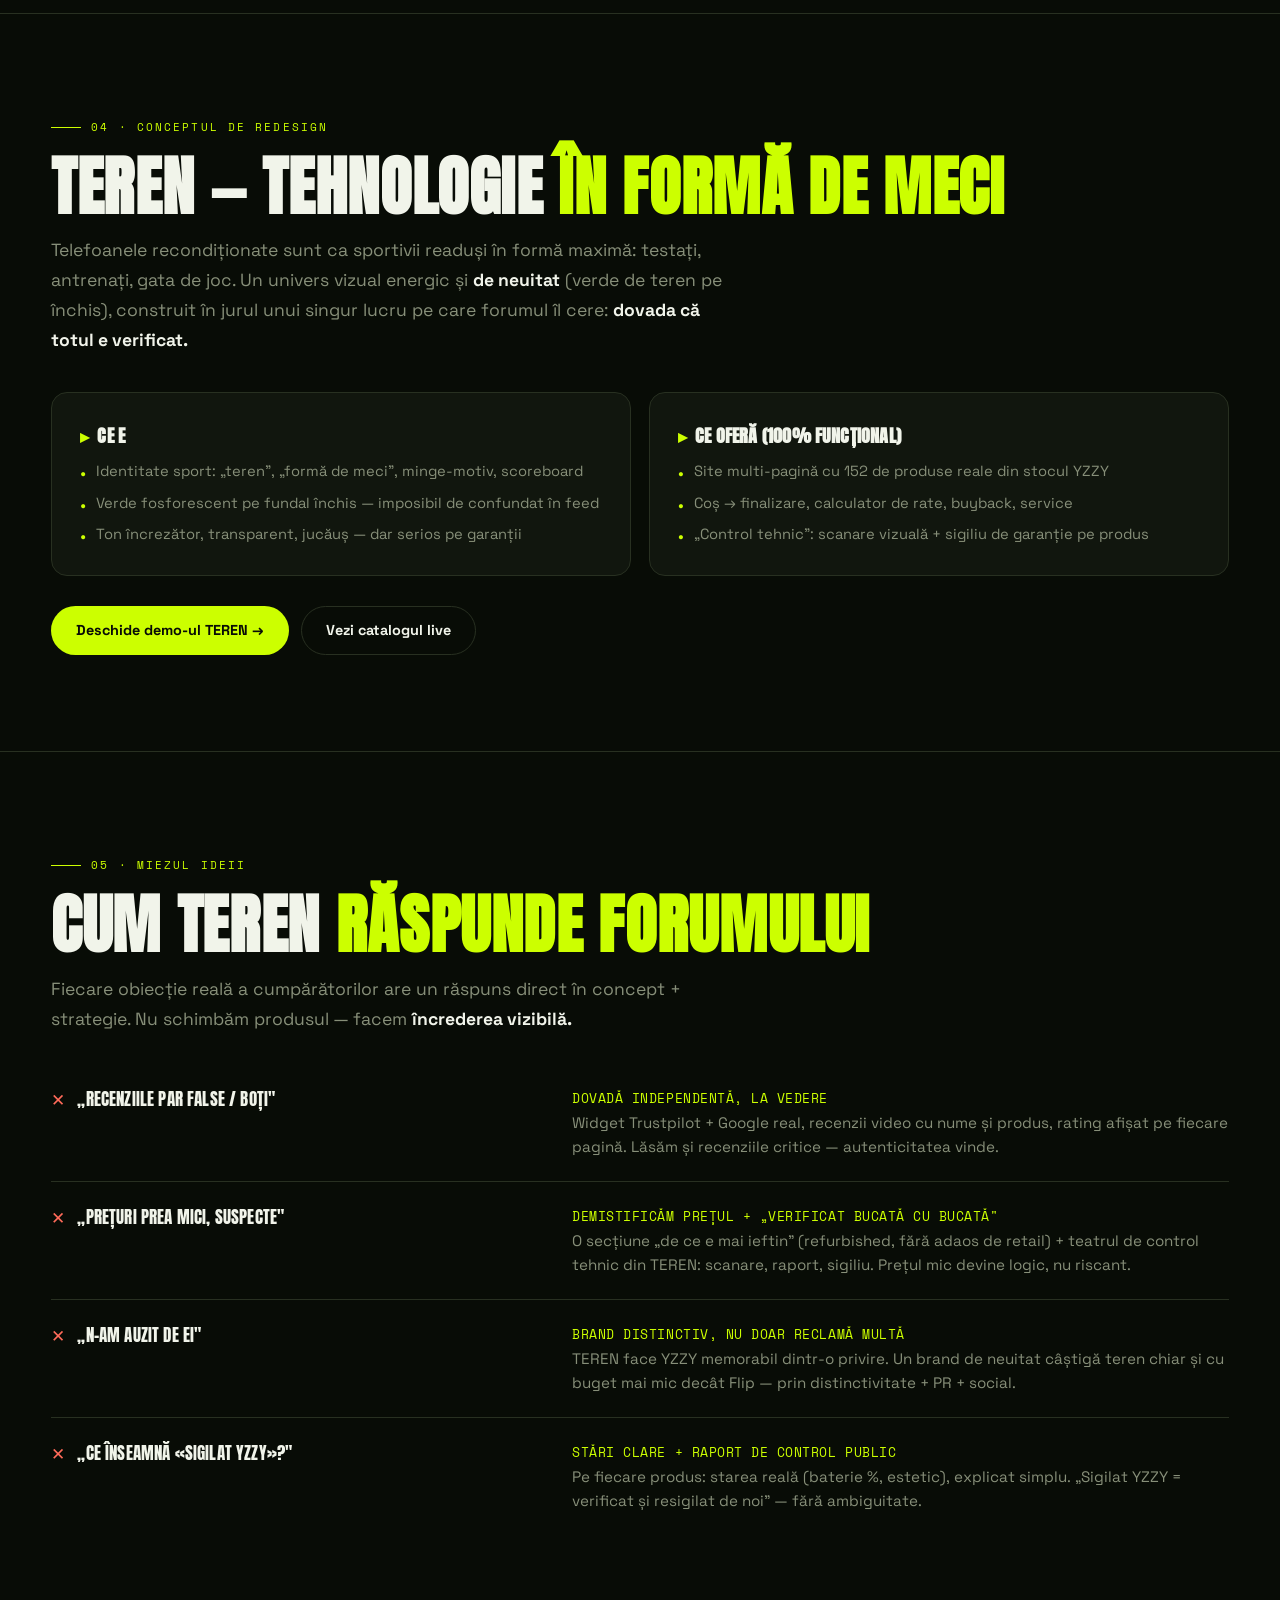
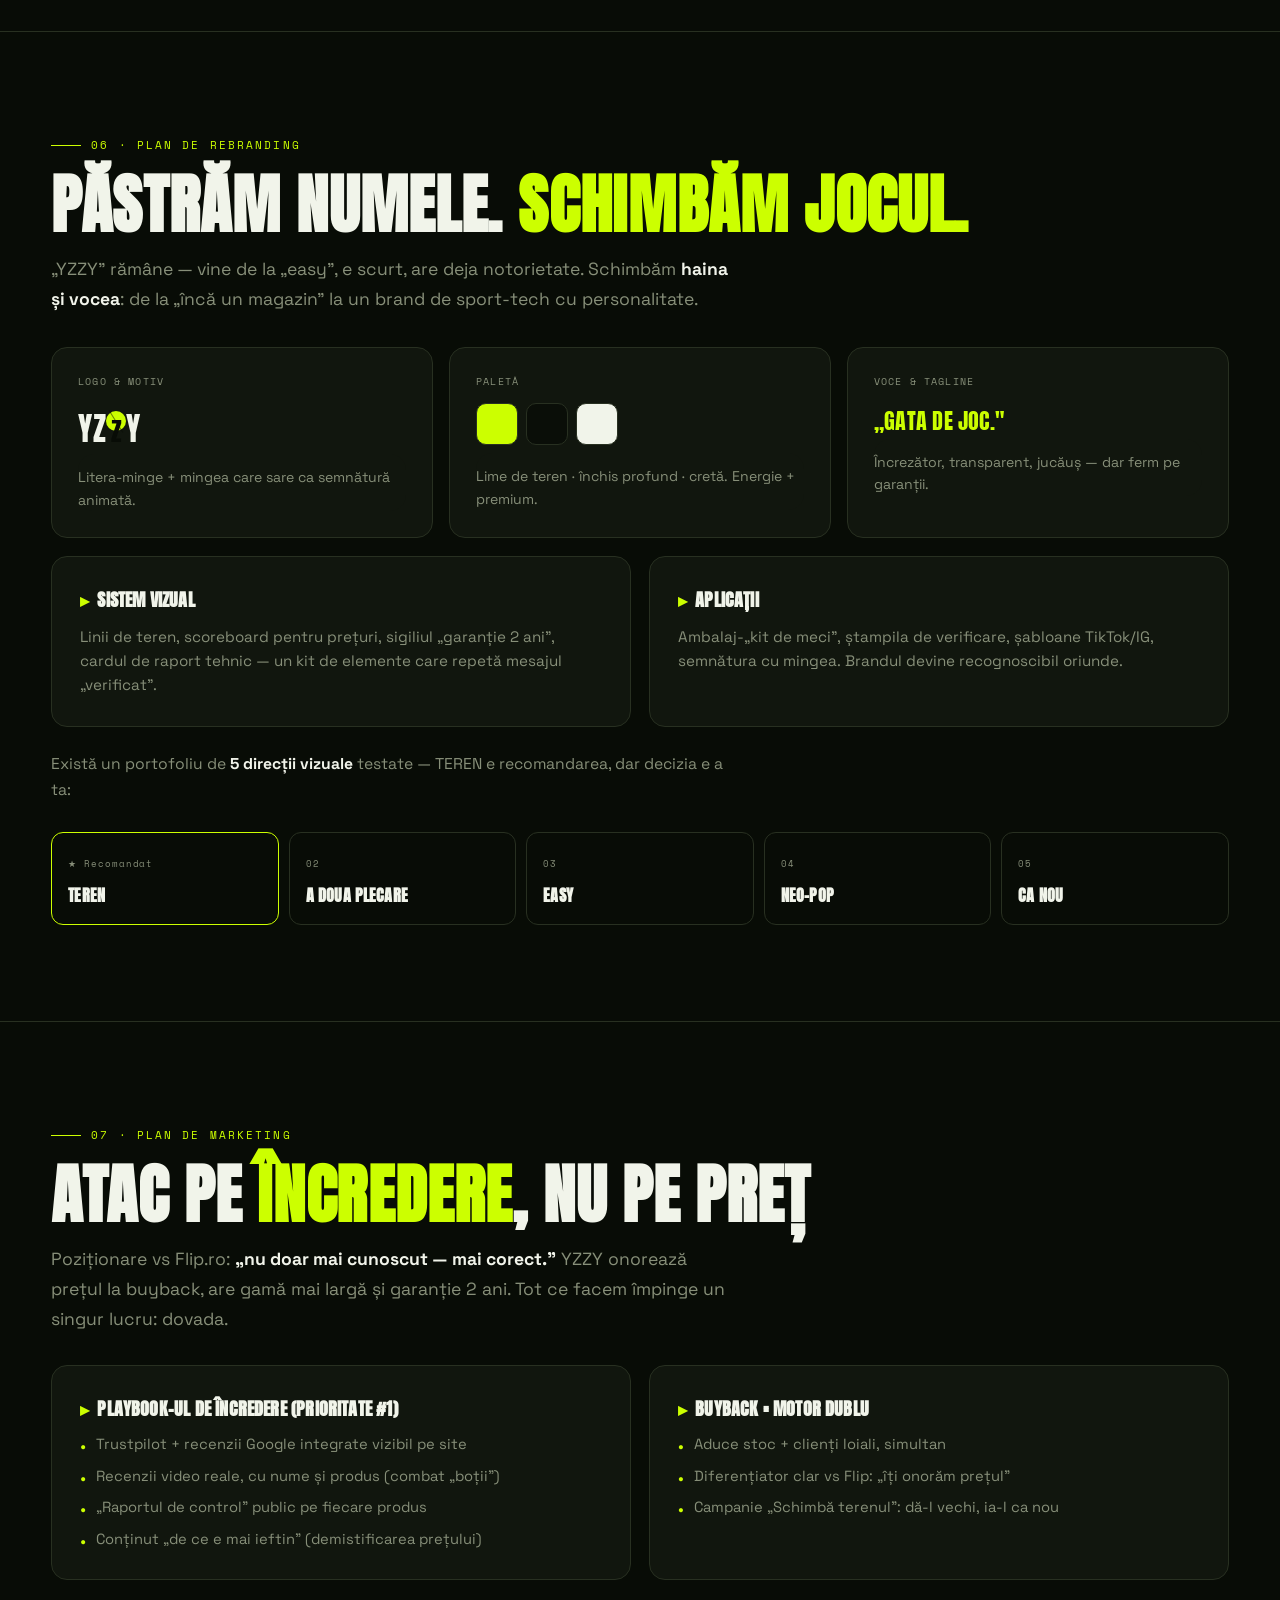
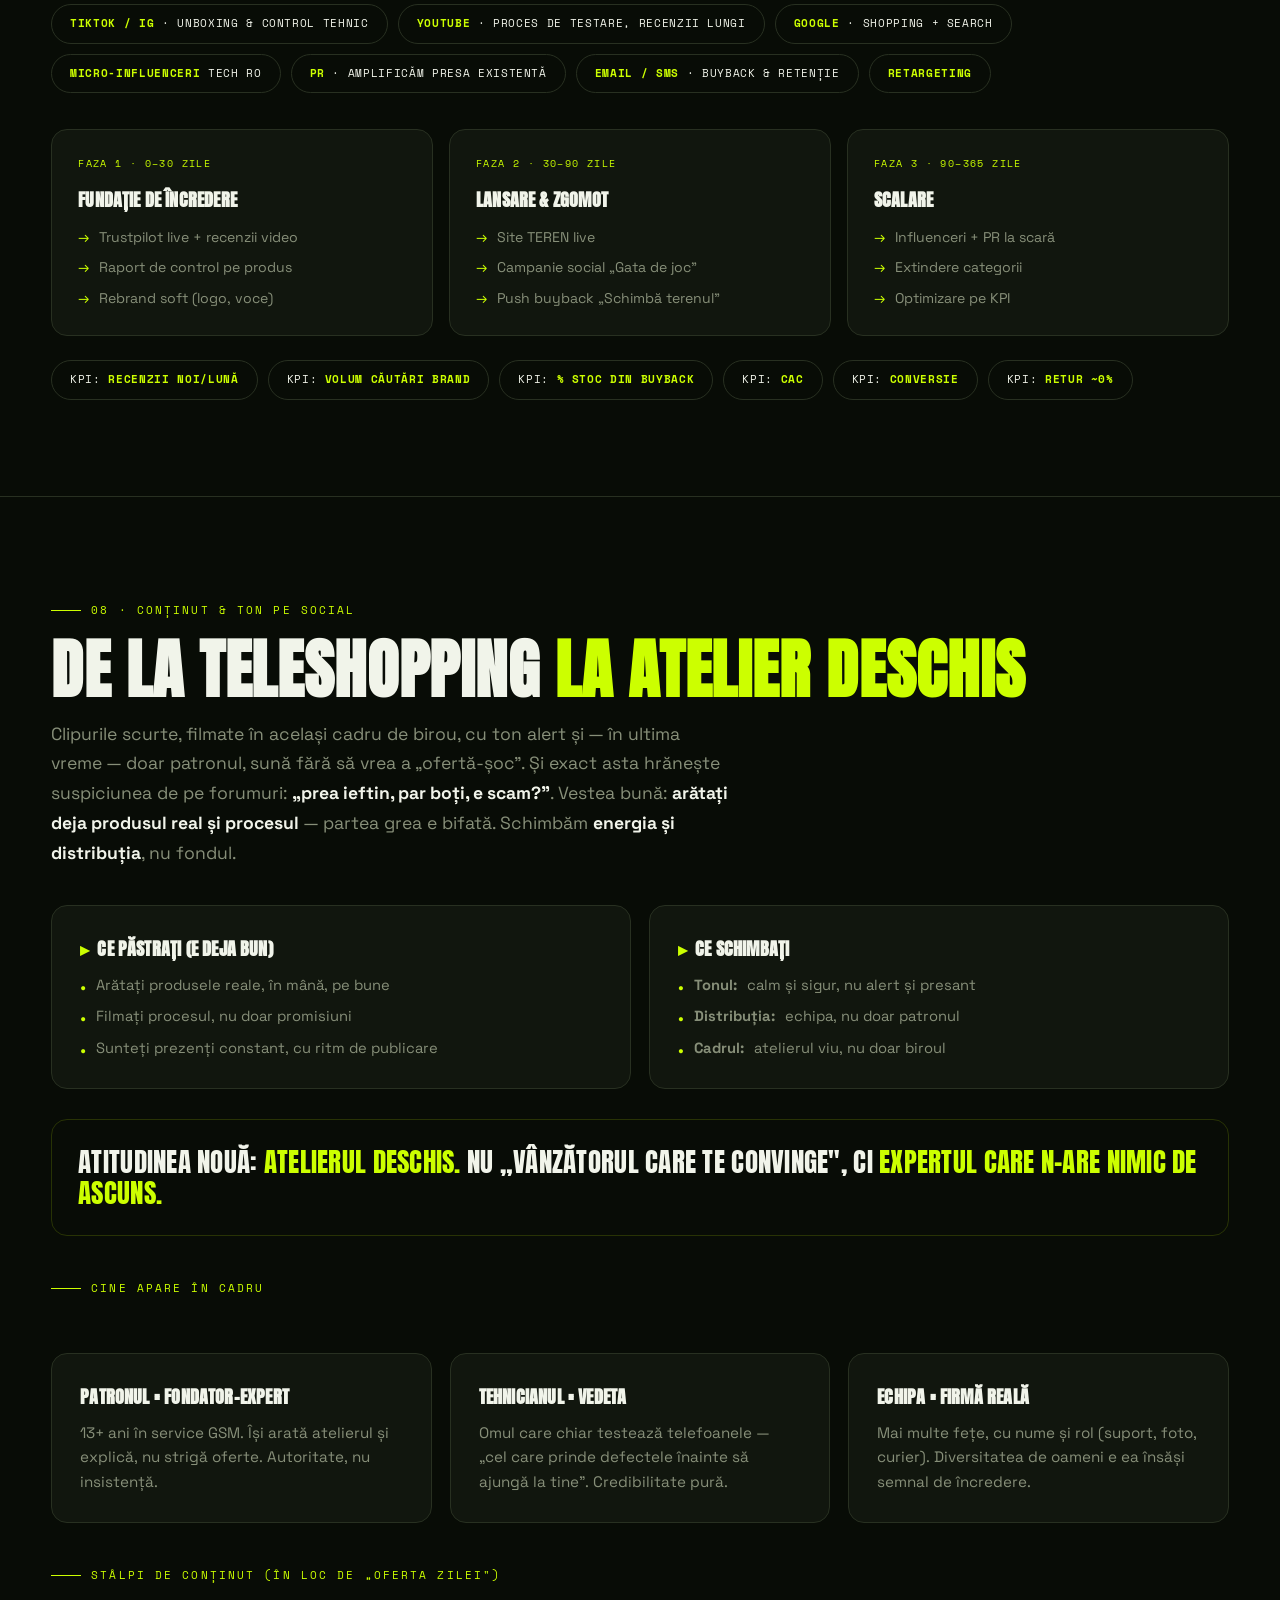
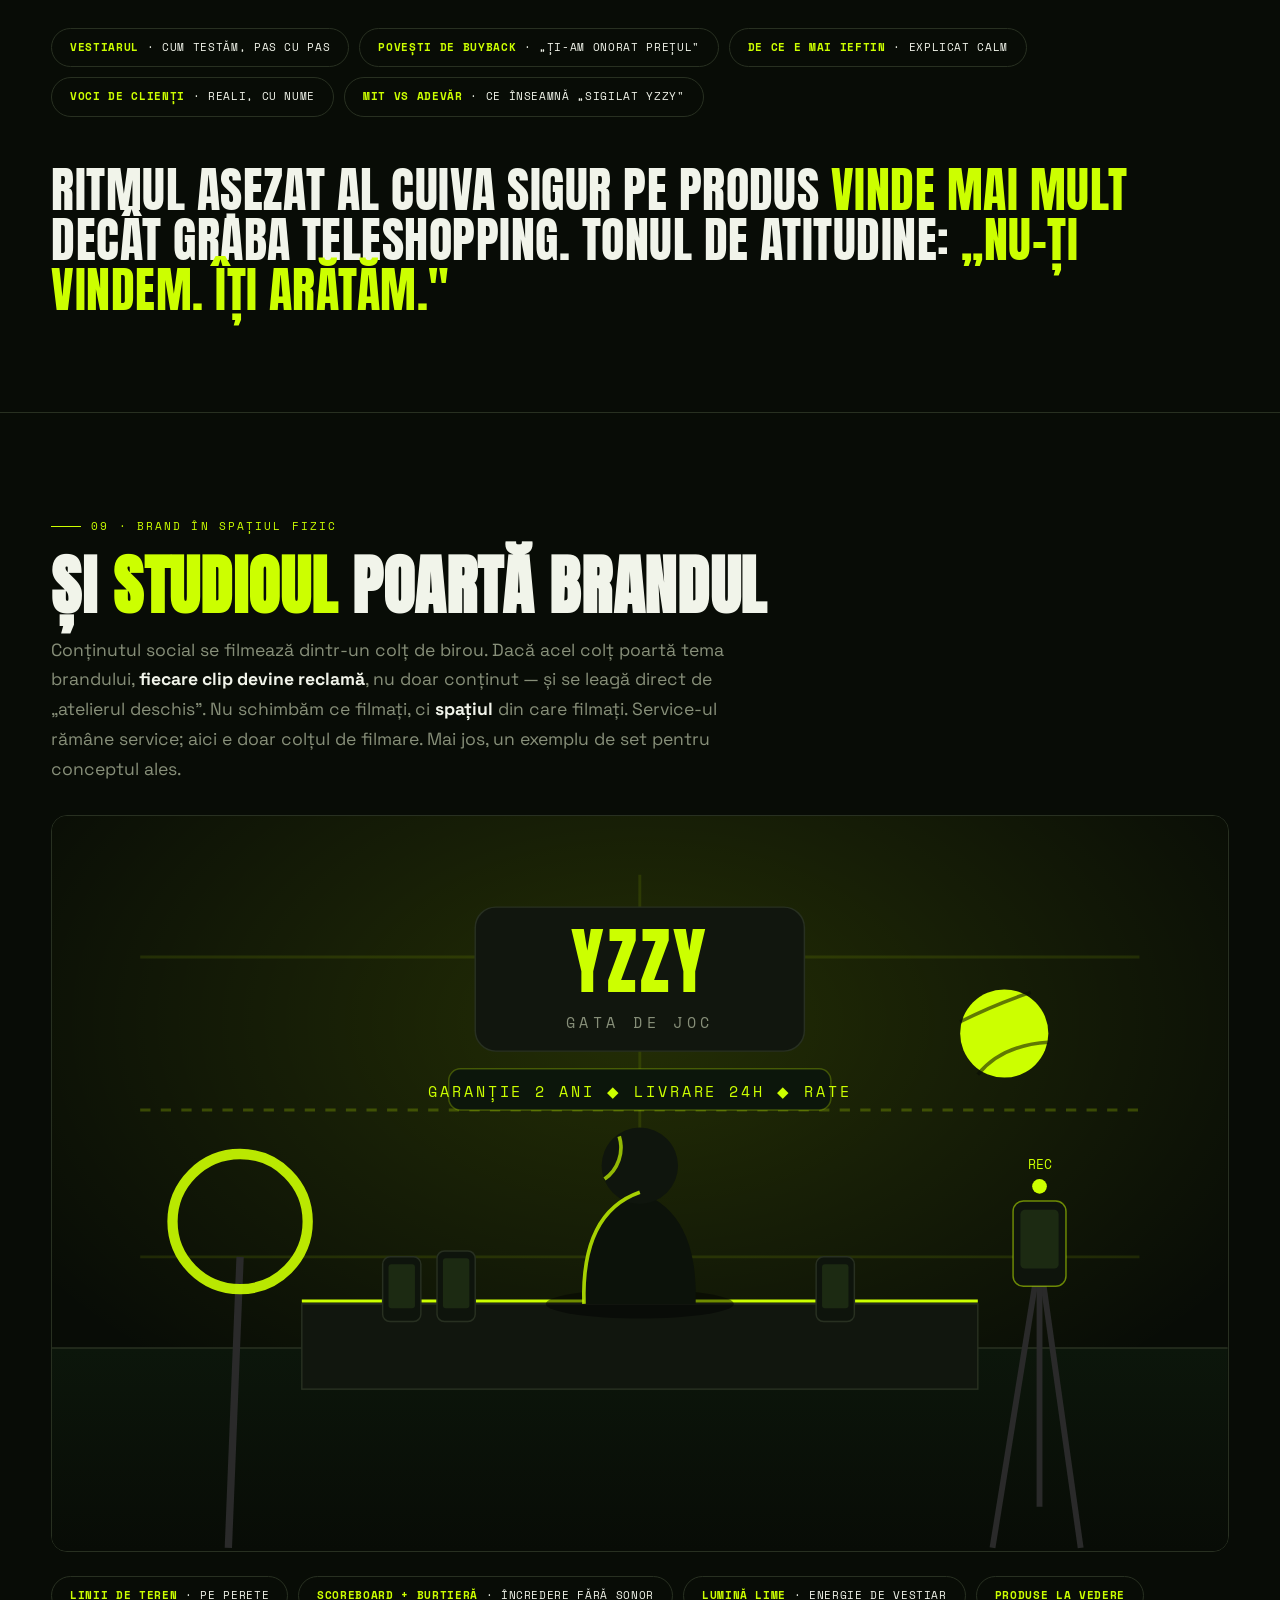
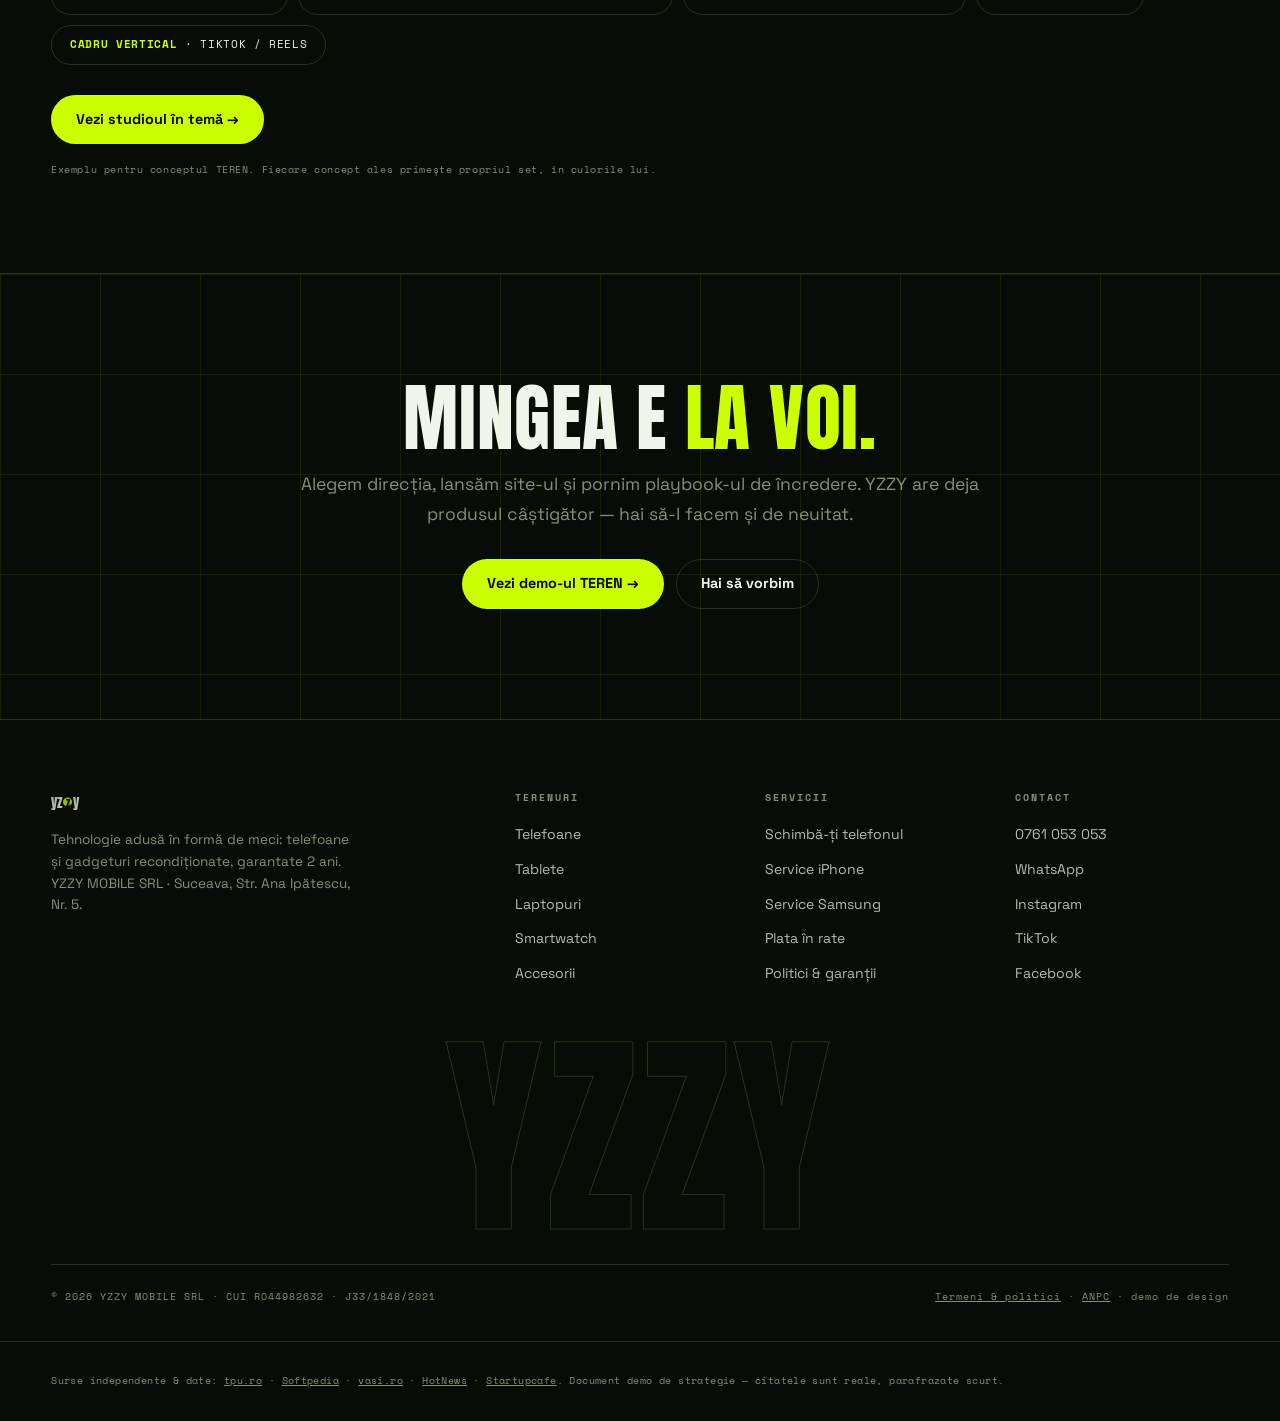
<file: prezentare.html>
<!DOCTYPE html>
<html lang="ro">
<head>
<meta charset="UTF-8">
<meta name="viewport" content="width=device-width, initial-scale=1.0">
<title>YZZY — Strategie de brand & redesign (pitch)</title>
<meta name="description" content="Prezentarea conceptului TEREN + plan de marketing și rebranding pentru YZZY, ancorat în păreri reale de pe forumuri.">
<link rel="stylesheet" href="theme.css?v=2">
<style>
.deck{max-width:1200px;margin:0 auto}
.slide{padding:96px 4vw;border-bottom:1px solid var(--line);position:relative}
.tag{font-family:var(--f-mono);font-size:.66rem;letter-spacing:.2em;text-transform:uppercase;color:var(--lime);display:inline-flex;align-items:center;gap:10px;margin-bottom:20px}
.tag::before{content:"";width:30px;height:1px;background:var(--lime)}
.s-title{font-family:var(--f-display);text-transform:uppercase;font-size:clamp(2rem,5vw,4rem);line-height:.98;letter-spacing:.01em;margin-bottom:18px}
.s-title em{font-style:normal;color:var(--lime)}
.lead{color:var(--ash);font-size:1.1rem;max-width:680px;line-height:1.7}
.lead b{color:var(--chalk)}
/* cover */
.cover{min-height:92vh;display:flex;flex-direction:column;justify-content:center;padding:120px 4vw 70px;position:relative;overflow:hidden}
.cover-glow{position:absolute;top:-20%;right:-10%;width:60vw;height:60vw;border-radius:50%;background:radial-gradient(circle,rgba(204,255,0,.1),transparent 60%);pointer-events:none}
.cover h1{font-family:var(--f-display);text-transform:uppercase;font-size:clamp(2.8rem,9vw,7.5rem);line-height:.92;letter-spacing:.01em}
.cover h1 em{font-style:normal;color:var(--lime)}
.cover .sub{color:var(--ash);max-width:560px;font-size:1.15rem;margin:24px 0 32px}
.cover .meta{font-family:var(--f-mono);font-size:.66rem;letter-spacing:.14em;text-transform:uppercase;color:var(--ash);margin-top:40px;display:flex;gap:22px;flex-wrap:wrap}
.cover .meta b{color:var(--lime)}
/* traction bar */
.traction{display:grid;grid-template-columns:repeat(4,1fr);gap:14px;margin-top:44px}
.tr{background:var(--surf);border:1px solid var(--line);border-radius:14px;padding:24px}
.tr b{font-family:var(--f-display);font-size:clamp(1.8rem,3.4vw,2.6rem);color:var(--lime);display:block;line-height:1;letter-spacing:.01em}
.tr span{font-family:var(--f-mono);font-size:.6rem;letter-spacing:.1em;text-transform:uppercase;color:var(--ash);display:block;margin-top:10px}
@media(max-width:820px){.traction{grid-template-columns:1fr 1fr}}
/* two-col */
.cols{display:grid;grid-template-columns:1fr 1fr;gap:18px;margin-top:36px}
@media(max-width:820px){.cols{grid-template-columns:1fr}}
.card{background:var(--surf);border:1px solid var(--line);border-radius:16px;padding:28px}
.card h4{font-family:var(--f-display);text-transform:uppercase;font-size:1.15rem;letter-spacing:.01em;margin-bottom:10px}
.card h4 .ic{color:var(--lime);margin-right:8px}
.card p{color:var(--ash);font-size:.95rem}
.card ul{list-style:none;margin-top:10px;display:flex;flex-direction:column;gap:8px}
.card li{color:var(--ash);font-size:.92rem;display:flex;gap:10px}
.card li::before{content:"●";color:var(--lime);font-size:.6rem;margin-top:7px;flex:none}
/* quotes */
.quotes{display:grid;grid-template-columns:1fr 1fr;gap:16px;margin-top:36px}
@media(max-width:820px){.quotes{grid-template-columns:1fr}}
.quote{border:1px solid var(--line);border-left:3px solid var(--lime);border-radius:0 14px 14px 0;padding:22px 24px;background:var(--surf)}
.quote p{font-size:1.02rem;line-height:1.55;color:var(--chalk)}
.quote .src{font-family:var(--f-mono);font-size:.6rem;letter-spacing:.1em;text-transform:uppercase;color:var(--ash);margin-top:12px}
.quote.good{border-left-color:#7CFF6B}
.verdict{margin-top:30px;background:var(--fum);border:1px solid var(--line-lime);border-radius:16px;padding:26px}
.verdict p{font-family:var(--f-display);text-transform:uppercase;font-size:clamp(1.2rem,2.6vw,1.7rem);line-height:1.15;letter-spacing:.01em}
.verdict p em{font-style:normal;color:var(--lime)}
/* map table */
.maprow{display:grid;grid-template-columns:1fr 1.3fr;gap:16px;padding:22px 0;border-bottom:1px solid var(--line);align-items:start}
.maprow:last-child{border-bottom:none}
@media(max-width:760px){.maprow{grid-template-columns:1fr}}
.maprow .obj{font-family:var(--f-display);text-transform:uppercase;font-size:1.05rem;letter-spacing:.01em;color:var(--chalk);display:flex;gap:12px;align-items:flex-start}
.maprow .obj .x{color:#FF6B5A;flex:none}
.maprow .ans{color:var(--ash);font-size:.95rem}
.maprow .ans b{color:var(--lime);font-weight:400;font-family:var(--f-mono);font-size:.82rem;letter-spacing:.04em;text-transform:uppercase}
/* steps timeline */
.timeline{display:grid;grid-template-columns:repeat(3,1fr);gap:16px;margin-top:36px}
@media(max-width:820px){.timeline{grid-template-columns:1fr}}
.phase{background:var(--surf);border:1px solid var(--line);border-radius:16px;padding:26px}
.phase .ph{font-family:var(--f-mono);font-size:.62rem;letter-spacing:.14em;text-transform:uppercase;color:var(--lime);margin-bottom:14px}
.phase h4{font-family:var(--f-display);text-transform:uppercase;font-size:1.1rem;margin-bottom:12px;letter-spacing:.01em}
.phase ul{list-style:none;display:flex;flex-direction:column;gap:8px}
.phase li{color:var(--ash);font-size:.88rem;display:flex;gap:10px}
.phase li::before{content:"→";color:var(--lime);flex:none}
/* channels / kpi chips */
.chips{display:flex;gap:10px;flex-wrap:wrap;margin-top:24px}
.chip{font-family:var(--f-mono);font-size:.68rem;letter-spacing:.06em;text-transform:uppercase;border:1px solid var(--line);border-radius:100px;padding:10px 18px;color:var(--chalk)}
.chip b{color:var(--lime)}
/* brand specimen */
.brandbar{display:grid;grid-template-columns:repeat(3,1fr);gap:16px;margin-top:32px}
@media(max-width:820px){.brandbar{grid-template-columns:1fr}}
.bspec{background:var(--surf);border:1px solid var(--line);border-radius:16px;padding:26px}
.bspec .lbl{font-family:var(--f-mono);font-size:.6rem;letter-spacing:.12em;text-transform:uppercase;color:var(--ash);margin-bottom:14px}
.swatches{display:flex;gap:8px;margin-bottom:8px}
.sw{width:42px;height:42px;border-radius:10px;border:1px solid var(--line)}
.logo-spec{font-family:var(--f-display);font-size:2rem;text-transform:uppercase;letter-spacing:.02em}
.logo-spec .o{position:relative;display:inline-grid;place-items:center;width:.78em;height:.78em;border-radius:50%;background:var(--lime);color:var(--court);font-size:.8em}
.logo-spec .o::after{content:"";position:absolute;width:130%;height:1px;background:rgba(8,12,6,.5);transform:rotate(58deg)}
.demo-row{display:flex;gap:12px;flex-wrap:wrap;margin-top:30px}
/* portfolio */
.pf{display:grid;grid-template-columns:repeat(5,1fr);gap:10px;margin-top:28px}
@media(max-width:900px){.pf{grid-template-columns:1fr 1fr}}
.pf a{border:1px solid var(--line);border-radius:12px;padding:16px;text-decoration:none;color:var(--chalk);transition:border-color .2s,transform .2s}
.pf a:hover{border-color:var(--lime);transform:translateY(-3px)}
.pf .n{font-family:var(--f-mono);font-size:.58rem;letter-spacing:.1em;color:var(--ash)}
.pf b{font-family:var(--f-display);text-transform:uppercase;font-size:1rem;display:block;margin-top:8px;letter-spacing:.01em}
.pf.rec{}
.pf a.rec{border-color:var(--lime);background:var(--fum)}
.final-cta{text-align:center;padding:110px 4vw}
.final-cta h2{font-family:var(--f-display);text-transform:uppercase;font-size:clamp(2.2rem,6vw,4.6rem);letter-spacing:.01em;margin-bottom:18px}
.final-cta h2 em{font-style:normal;color:var(--lime)}
.note{font-family:var(--f-mono);font-size:.6rem;letter-spacing:.06em;color:var(--ash);margin-top:14px}
.srcs{font-family:var(--f-mono);font-size:.62rem;letter-spacing:.04em;color:var(--ash);line-height:1.9}
.srcs a{color:var(--ash)}
</style>
</head>
<body>
<nav id="nav"></nav>

<!-- COVER -->
<header class="cover">
  <div class="cover-glow"></div>
  <div class="deck">
    <div class="tag">Strategie de brand · Pitch · 2026</div>
    <h1 class="display">Gata să jucăm<br>la <em>alt nivel?</em></h1>
    <p class="sub">Un concept de redesign, un plan de rebranding și un plan de marketing pentru YZZY — construite pornind de la ce spun, de fapt, cumpărătorii și vânzătorii pe forumuri.</p>
    <div style="display:flex;gap:12px;flex-wrap:wrap">
      <a class="btn btn-lime" href="index.html">Vezi demo-ul live →</a>
      <a class="btn btn-ghost" href="#piata">Ce spune piața ↓</a>
    </div>
    <div class="meta"><span>Concept: <b>TEREN</b></span><span>Brand: <b>YZZY</b></span><span>Piață: <b>refurbished RO</b></span></div>
  </div>
</header>

<!-- YZZY AZI -->
<section class="slide">
  <div class="deck">
    <div class="tag">01 · Ce e YZZY azi</div>
    <h2 class="s-title">Un magazin bun, <em>care merită cunoscut</em></h2>
    <p class="lead">YZZY vinde telefoane și gadgeturi recondiționate, verificate și garantate. Vrea un singur lucru: să facă alegerea unui telefon „ca nou" <b>simplă și sigură</b> — și deja o face foarte bine. Problema nu e oferta. E cât de puțini știu cât de bună e.</p>
    <div class="cols">
      <div class="card">
        <h4><span class="ic">▸</span>Ce oferă</h4>
        <ul>
          <li>Telefoane, tablete, laptopuri, smartwatch & accesorii recondiționate</li>
          <li>Buyback: îți vinzi telefonul vechi în ~2 minute, cu preț onorat</li>
          <li>Service GSM propriu (iPhone & Samsung), piese originale</li>
          <li>Plata în rate prin 4 parteneri, livrare gratuită în 24h</li>
        </ul>
      </div>
      <div class="card">
        <h4><span class="ic">▸</span>Ce promite</h4>
        <ul>
          <li>Garanție 2 ani — dublu față de mulți concurenți</li>
          <li>Retur gratuit 30 de zile</li>
          <li>Verificare tehnică în zeci de criterii, baterie min. 85%</li>
          <li>Stări de produs afișate transparent</li>
        </ul>
      </div>
    </div>
    <div class="traction">
      <div class="tr"><b>70.000+</b><span>utilizatori din 2021</span></div>
      <div class="tr"><b>1,5 → 5,5M</b><span>lei venituri 2022→2024</span></div>
      <div class="tr"><b>~0%</b><span>rată de retur (2025)</span></div>
      <div class="tr"><b>★ 4,9</b><span>rating Google · 470+ recenzii</span></div>
    </div>
    <p class="note">Cifre din presă (HotNews, Startupcafe) și din comunicarea YZZY.</p>
  </div>
</section>

<!-- CE SPUNE PIATA -->
<section class="slide" id="piata">
  <div class="deck">
    <div class="tag">02 · Ce spune piața (real, de pe forumuri)</div>
    <h2 class="s-title">Cei care cumpără <em>sunt fani.</em><br>Cei care doar privesc <em>ezită.</em></h2>
    <p class="lead">Am citit discuțiile independente despre YZZY (tpu.ro, Softpedia, bloguri). Tiparul e clar și util: oamenii care chiar tranzacționează rămân încântați — restul au o singură mare reținere.</p>
    <div class="quotes">
      <div class="quote"><p>„E dubios că au recenzii doar bune… toate comentariile par scrise de boți."</p><div class="src">tpu.ro · cumpărător potențial</div></div>
      <div class="quote"><p>„Prețuri așa mici la unele produse… iPhone 13 la 1700 lei. Oare e de încredere sau e scam?"</p><div class="src">tpu.ro · cumpărător potențial</div></div>
      <div class="quote"><p>„Nici nu am auzit de ei. Dacă-s noi, despre ce încredere vorbim?"</p><div class="src">tpu.ro · cumpărător potențial</div></div>
      <div class="quote good"><p>„Mi-au dat câteva sute de lei mai mult decât Flip și au plătit fix cât au zis, fără negocieri. Recomand."</p><div class="src">vasi.ro · vânzător real (buyback)</div></div>
    </div>
    <div class="verdict"><p>Bariera nu e calitatea. E <em>un gol de încredere:</em> recenziile prea bune par false, prețul prea mic pare suspect, iar brandul e încă necunoscut.</p></div>
  </div>
</section>

<!-- PROBLEMA -->
<section class="slide">
  <div class="deck">
    <div class="tag">03 · Problema reală</div>
    <h2 class="s-title">Paradoxul <em>încrederii</em></h2>
    <p class="lead">YZZY suferă de o problemă fericită: e <b>prea bun ca să pară adevărat</b>. Trei fricțiuni transformă un client interesat într-unul care ezită — și niciuna nu se rezolvă cu prețuri mai mari, ci cu <b>dovadă vizibilă</b>.</p>
    <div class="cols" style="grid-template-columns:repeat(3,1fr)">
      <div class="card"><h4>Recenzii „prea bune"</h4><p>Doar 5 stele → creierul citește „aranjate". Lipsesc dovezile independente, verificabile.</p></div>
      <div class="card"><h4>Preț „prea mic"</h4><p>Fără explicația de ce e mai ieftin, reducerea devine semnal de risc, nu de oportunitate.</p></div>
      <div class="card"><h4>Brand „necunoscut"</h4><p>Fără o identitate memorabilă, YZZY e doar „încă un site". Flip e cunoscut; YZZY trebuie să devină de neuitat.</p></div>
    </div>
  </div>
</section>

<!-- CONCEPTUL TEREN -->
<section class="slide">
  <div class="deck">
    <div class="tag">04 · Conceptul de redesign</div>
    <h2 class="s-title">TEREN — tehnologie <em>în formă de meci</em></h2>
    <p class="lead">Telefoanele recondiționate sunt ca sportivii readuși în formă maximă: testați, antrenați, gata de joc. Un univers vizual energic și <b>de neuitat</b> (verde de teren pe închis), construit în jurul unui singur lucru pe care forumul îl cere: <b>dovada că totul e verificat.</b></p>
    <div class="cols">
      <div class="card">
        <h4><span class="ic">▸</span>Ce e</h4>
        <ul>
          <li>Identitate sport: „teren", „formă de meci", minge-motiv, scoreboard</li>
          <li>Verde fosforescent pe fundal închis — imposibil de confundat în feed</li>
          <li>Ton încrezător, transparent, jucăuș — dar serios pe garanții</li>
        </ul>
      </div>
      <div class="card">
        <h4><span class="ic">▸</span>Ce oferă (100% funcțional)</h4>
        <ul>
          <li>Site multi-pagină cu 152 de produse reale din stocul YZZY</li>
          <li>Coș → finalizare, calculator de rate, buyback, service</li>
          <li>„Control tehnic": scanare vizuală + sigiliu de garanție pe produs</li>
        </ul>
      </div>
    </div>
    <div class="demo-row">
      <a class="btn btn-lime" href="index.html">Deschide demo-ul TEREN →</a>
      <a class="btn btn-ghost" href="catalog.html">Vezi catalogul live</a>
    </div>
  </div>
</section>

<!-- MAPARE -->
<section class="slide">
  <div class="deck">
    <div class="tag">05 · Miezul ideii</div>
    <h2 class="s-title">Cum TEREN <em>răspunde forumului</em></h2>
    <p class="lead">Fiecare obiecție reală a cumpărătorilor are un răspuns direct în concept + strategie. Nu schimbăm produsul — facem <b>încrederea vizibilă.</b></p>
    <div style="margin-top:30px">
      <div class="maprow">
        <div class="obj"><span class="x">✕</span>„Recenziile par false / boți"</div>
        <div class="ans"><b>Dovadă independentă, la vedere</b><br>Widget Trustpilot + Google real, recenzii video cu nume și produs, rating afișat pe fiecare pagină. Lăsăm și recenziile critice — autenticitatea vinde.</div>
      </div>
      <div class="maprow">
        <div class="obj"><span class="x">✕</span>„Prețuri prea mici, suspecte"</div>
        <div class="ans"><b>Demistificăm prețul + „verificat bucată cu bucată"</b><br>O secțiune „de ce e mai ieftin" (refurbished, fără adaos de retail) + teatrul de control tehnic din TEREN: scanare, raport, sigiliu. Prețul mic devine logic, nu riscant.</div>
      </div>
      <div class="maprow">
        <div class="obj"><span class="x">✕</span>„N-am auzit de ei"</div>
        <div class="ans"><b>Brand distinctiv, nu doar reclamă multă</b><br>TEREN face YZZY memorabil dintr-o privire. Un brand de neuitat câștigă teren chiar și cu buget mai mic decât Flip — prin distinctivitate + PR + social.</div>
      </div>
      <div class="maprow">
        <div class="obj"><span class="x">✕</span>„Ce înseamnă «sigilat YZZY»?"</div>
        <div class="ans"><b>Stări clare + raport de control public</b><br>Pe fiecare produs: starea reală (baterie %, estetic), explicat simplu. „Sigilat YZZY = verificat și resigilat de noi" — fără ambiguitate.</div>
      </div>
    </div>
  </div>
</section>

<!-- REBRANDING -->
<section class="slide">
  <div class="deck">
    <div class="tag">06 · Plan de rebranding</div>
    <h2 class="s-title">Păstrăm numele. <em>Schimbăm jocul.</em></h2>
    <p class="lead">„YZZY" rămâne — vine de la „easy", e scurt, are deja notorietate. Schimbăm <b>haina și vocea</b>: de la „încă un magazin" la un brand de sport-tech cu personalitate.</p>
    <div class="brandbar">
      <div class="bspec">
        <div class="lbl">Logo & motiv</div>
        <div class="logo-spec">yz<span class="o">z</span>y</div>
        <p class="card" style="border:none;padding:12px 0 0;color:var(--ash);font-size:.88rem">Litera-minge + mingea care sare ca semnătură animată.</p>
      </div>
      <div class="bspec">
        <div class="lbl">Paletă</div>
        <div class="swatches">
          <span class="sw" style="background:#CCFF00"></span>
          <span class="sw" style="background:#0A0E08"></span>
          <span class="sw" style="background:#F1F4EA"></span>
        </div>
        <p class="card" style="border:none;padding:12px 0 0;color:var(--ash);font-size:.88rem">Lime de teren · închis profund · cretă. Energie + premium.</p>
      </div>
      <div class="bspec">
        <div class="lbl">Voce & tagline</div>
        <p style="font-family:var(--f-display);text-transform:uppercase;font-size:1.4rem;letter-spacing:.01em;color:var(--lime)">„Gata de joc."</p>
        <p class="card" style="border:none;padding:12px 0 0;color:var(--ash);font-size:.88rem">Încrezător, transparent, jucăuș — dar ferm pe garanții.</p>
      </div>
    </div>
    <div class="cols" style="margin-top:18px">
      <div class="card"><h4><span class="ic">▸</span>Sistem vizual</h4><p>Linii de teren, scoreboard pentru prețuri, sigiliul „garanție 2 ani", cardul de raport tehnic — un kit de elemente care repetă mesajul „verificat".</p></div>
      <div class="card"><h4><span class="ic">▸</span>Aplicații</h4><p>Ambalaj-„kit de meci", ștampila de verificare, șabloane TikTok/IG, semnătura cu mingea. Brandul devine recognoscibil oriunde.</p></div>
    </div>
    <p class="lead" style="margin-top:24px;font-size:.98rem">Există un portofoliu de <b>5 direcții vizuale</b> testate — TEREN e recomandarea, dar decizia e a ta:</p>
    <div class="pf">
      <a class="rec" href="https://nibriell.github.io/yzzy-redesign1/"><span class="n">★ Recomandat</span><b>Teren</b></a>
      <a href="https://nibriell.github.io/yzzy-redesign2/"><span class="n">02</span><b>A doua plecare</b></a>
      <a href="https://nibriell.github.io/yzzy-redesign3/"><span class="n">03</span><b>Easy</b></a>
      <a href="https://nibriell.github.io/yzzy-redesign4/"><span class="n">04</span><b>Neo-pop</b></a>
      <a href="https://nibriell.github.io/yzzy-redesign5/"><span class="n">05</span><b>Ca nou</b></a>
    </div>
  </div>
</section>

<!-- MARKETING -->
<section class="slide">
  <div class="deck">
    <div class="tag">07 · Plan de marketing</div>
    <h2 class="s-title">Atac pe <em>încredere</em>, nu pe preț</h2>
    <p class="lead">Poziționare vs Flip.ro: <b>„nu doar mai cunoscut — mai corect."</b> YZZY onorează prețul la buyback, are gamă mai largă și garanție 2 ani. Tot ce facem împinge un singur lucru: dovada.</p>

    <div class="cols" style="margin-top:30px">
      <div class="card">
        <h4><span class="ic">▸</span>Playbook-ul de încredere (prioritate #1)</h4>
        <ul>
          <li>Trustpilot + recenzii Google integrate vizibil pe site</li>
          <li>Recenzii video reale, cu nume și produs (combat „boții")</li>
          <li>„Raportul de control" public pe fiecare produs</li>
          <li>Conținut „de ce e mai ieftin" (demistificarea prețului)</li>
        </ul>
      </div>
      <div class="card">
        <h4><span class="ic">▸</span>Buyback = motor dublu</h4>
        <ul>
          <li>Aduce stoc + clienți loiali, simultan</li>
          <li>Diferențiator clar vs Flip: „îți onorăm prețul"</li>
          <li>Campanie „Schimbă terenul": dă-l vechi, ia-l ca nou</li>
        </ul>
      </div>
    </div>

    <div class="chips">
      <span class="chip"><b>TikTok / IG</b> · unboxing & control tehnic</span>
      <span class="chip"><b>YouTube</b> · proces de testare, recenzii lungi</span>
      <span class="chip"><b>Google</b> · Shopping + Search</span>
      <span class="chip"><b>Micro-influenceri</b> tech RO</span>
      <span class="chip"><b>PR</b> · amplificăm presa existentă</span>
      <span class="chip"><b>Email / SMS</b> · buyback & retenție</span>
      <span class="chip"><b>Retargeting</b></span>
    </div>

    <div class="timeline">
      <div class="phase">
        <div class="ph">Faza 1 · 0–30 zile</div>
        <h4>Fundație de încredere</h4>
        <ul><li>Trustpilot live + recenzii video</li><li>Raport de control pe produs</li><li>Rebrand soft (logo, voce)</li></ul>
      </div>
      <div class="phase">
        <div class="ph">Faza 2 · 30–90 zile</div>
        <h4>Lansare & zgomot</h4>
        <ul><li>Site TEREN live</li><li>Campanie social „Gata de joc"</li><li>Push buyback „Schimbă terenul"</li></ul>
      </div>
      <div class="phase">
        <div class="ph">Faza 3 · 90–365 zile</div>
        <h4>Scalare</h4>
        <ul><li>Influenceri + PR la scară</li><li>Extindere categorii</li><li>Optimizare pe KPI</li></ul>
      </div>
    </div>

    <div class="chips" style="margin-top:24px">
      <span class="chip">KPI: <b>recenzii noi/lună</b></span>
      <span class="chip">KPI: <b>volum căutări brand</b></span>
      <span class="chip">KPI: <b>% stoc din buyback</b></span>
      <span class="chip">KPI: <b>CAC</b></span>
      <span class="chip">KPI: <b>conversie</b></span>
      <span class="chip">KPI: <b>retur ~0%</b></span>
    </div>
  </div>
</section>

<!-- CONTINUT SOCIAL -->
<section class="slide" id="continut">
  <div class="deck">
    <div class="tag">08 · Conținut & ton pe social</div>
    <h2 class="s-title">De la teleshopping <em>la atelier deschis</em></h2>
    <p class="lead">Clipurile scurte, filmate în același cadru de birou, cu ton alert și — în ultima vreme — doar patronul, sună fără să vrea a „ofertă-șoc". Și exact asta hrănește suspiciunea de pe forumuri: <b>„prea ieftin, par boți, e scam?"</b>. Vestea bună: <b>arătați deja produsul real și procesul</b> — partea grea e bifată. Schimbăm <b>energia și distribuția</b>, nu fondul.</p>

    <div class="cols">
      <div class="card">
        <h4><span class="ic">▸</span>Ce păstrați (e deja bun)</h4>
        <ul>
          <li>Arătați produsele reale, în mână, pe bune</li>
          <li>Filmați procesul, nu doar promisiuni</li>
          <li>Sunteți prezenți constant, cu ritm de publicare</li>
        </ul>
      </div>
      <div class="card">
        <h4><span class="ic">▸</span>Ce schimbați</h4>
        <ul>
          <li><b>Tonul:</b> calm și sigur, nu alert și presant</li>
          <li><b>Distribuția:</b> echipa, nu doar patronul</li>
          <li><b>Cadrul:</b> atelierul viu, nu doar biroul</li>
        </ul>
      </div>
    </div>

    <div class="verdict"><p>Atitudinea nouă: <em>atelierul deschis.</em> Nu „vânzătorul care te convinge", ci <em>expertul care n-are nimic de ascuns.</em></p></div>

    <p class="tag" style="margin-top:44px">Cine apare în cadru</p>
    <div class="cols" style="grid-template-columns:repeat(3,1fr)">
      <div class="card"><h4>Patronul = fondator-expert</h4><p>13+ ani în service GSM. Își arată atelierul și explică, nu strigă oferte. Autoritate, nu insistență.</p></div>
      <div class="card"><h4>Tehnicianul = vedeta</h4><p>Omul care chiar testează telefoanele — „cel care prinde defectele înainte să ajungă la tine". Credibilitate pură.</p></div>
      <div class="card"><h4>Echipa = firmă reală</h4><p>Mai multe fețe, cu nume și rol (suport, foto, curier). Diversitatea de oameni e ea însăși semnal de încredere.</p></div>
    </div>

    <p class="tag" style="margin-top:44px">Stâlpi de conținut (în loc de „oferta zilei")</p>
    <div class="chips">
      <span class="chip"><b>Vestiarul</b> · cum testăm, pas cu pas</span>
      <span class="chip"><b>Povești de buyback</b> · „ți-am onorat prețul"</span>
      <span class="chip"><b>De ce e mai ieftin</b> · explicat calm</span>
      <span class="chip"><b>Voci de clienți</b> · reali, cu nume</span>
      <span class="chip"><b>Mit vs adevăr</b> · ce înseamnă „sigilat YZZY"</span>
    </div>

    <p style="font-family:var(--f-display);text-transform:uppercase;font-size:clamp(1.6rem,4vw,3rem);letter-spacing:.01em;margin-top:48px;line-height:1.05">Ritmul așezat al cuiva sigur pe produs <span class="lime">vinde mai mult</span> decât graba teleshopping. Tonul de atitudine: <span class="lime">„Nu-ți vindem. Îți arătăm."</span></p>
  </div>
</section>

<!-- STUDIO -->
<section class="slide" id="studio">
  <div class="deck">
    <div class="tag">09 · Brand în spațiul fizic</div>
    <h2 class="s-title">Și <em>studioul</em> poartă brandul</h2>
    <p class="lead">Conținutul social se filmează dintr-un colț de birou. Dacă acel colț poartă tema brandului, <b>fiecare clip devine reclamă</b>, nu doar conținut — și se leagă direct de „atelierul deschis". Nu schimbăm ce filmați, ci <b>spațiul</b> din care filmați. Service-ul rămâne service; aici e doar colțul de filmare. Mai jos, un exemplu de set pentru conceptul ales.</p>
    <div style="border:1px solid var(--line);border-radius:16px;overflow:hidden;background:#080C06;margin-top:30px">
      <svg viewBox="0 0 800 500" xmlns="http://www.w3.org/2000/svg" style="display:block;width:100%;height:auto" role="img" aria-label="Schiță a colțului de filmare YZZY în tema TEREN: perete cu linii de teren, scoreboard YZZY, minge de tenis, birou cu produse, ring light și cameră pe trepied.">
        <defs>
          <radialGradient id="dglow" cx="50%" cy="28%" r="62%"><stop offset="0" stop-color="#CCFF00" stop-opacity="0.14"/><stop offset="1" stop-color="#CCFF00" stop-opacity="0"/></radialGradient>
          <linearGradient id="dfloor" x1="0" y1="0" x2="0" y2="1"><stop offset="0" stop-color="#0C160B"/><stop offset="1" stop-color="#080C06"/></linearGradient>
        </defs>
        <rect width="800" height="500" fill="#080C06"/><rect width="800" height="500" fill="url(#dglow)"/>
        <g stroke="#CCFF00" stroke-opacity="0.10" stroke-width="2"><line x1="60" y1="96" x2="740" y2="96"/><line x1="60" y1="300" x2="740" y2="300"/><line x1="400" y1="40" x2="400" y2="300"/></g>
        <line x1="60" y1="200" x2="740" y2="200" stroke="#CCFF00" stroke-opacity="0.22" stroke-width="2" stroke-dasharray="7 7"/>
        <rect y="362" width="800" height="138" fill="url(#dfloor)"/><line x1="0" y1="362" x2="800" y2="362" stroke="#283021"/>
        <g transform="translate(288,62)">
          <rect x="0" y="0" width="224" height="98" rx="14" fill="#11160E" stroke="#283021"/>
          <text x="112" y="58" text-anchor="middle" font-family="'Anton',sans-serif" font-size="50" fill="#CCFF00" letter-spacing="2">YZZY</text>
          <text x="112" y="82" text-anchor="middle" font-family="'Space Mono',monospace" font-size="10" letter-spacing="3" fill="#878F79">GATA DE JOC</text>
        </g>
        <g transform="translate(648,148)"><circle r="30" fill="#CCFF00"/><path d="M-30 -8 Q-6 -20 18 -28" fill="none" stroke="#080C06" stroke-width="2.4" stroke-opacity="0.55"/><path d="M-18 28 Q-2 8 30 6" fill="none" stroke="#080C06" stroke-width="2.4" stroke-opacity="0.55"/></g>
        <rect x="270" y="172" width="260" height="28" rx="8" fill="#0C160B" stroke="#CCFF00" stroke-opacity="0.25"/>
        <text x="400" y="191" text-anchor="middle" font-family="'Space Mono',monospace" font-size="10.5" letter-spacing="2" fill="#CCFF00">GARANȚIE 2 ANI ◆ LIVRARE 24H ◆ RATE</text>
        <line x1="170" y1="330" x2="630" y2="330" stroke="#CCFF00" stroke-width="2"/><rect x="170" y="332" width="460" height="58" fill="#11160E" stroke="#283021"/>
        <g><rect x="225" y="300" width="26" height="44" rx="5" fill="#0E140C" stroke="#283021"/><rect x="229" y="305" width="18" height="30" rx="2" fill="#1C2A12"/><rect x="262" y="296" width="26" height="48" rx="5" fill="#0E140C" stroke="#283021"/><rect x="266" y="301" width="18" height="34" rx="2" fill="#1C2A12"/><rect x="520" y="300" width="26" height="44" rx="5" fill="#0E140C" stroke="#283021"/><rect x="524" y="305" width="18" height="30" rx="2" fill="#1C2A12"/></g>
        <g><ellipse cx="400" cy="332" rx="64" ry="10" fill="#000" opacity="0.45"/><path d="M362 332 Q360 270 400 256 Q440 270 438 332 Z" fill="#0C120A"/><circle cx="400" cy="238" r="26" fill="#0F150D"/><path d="M362 332 Q360 270 400 256" fill="none" stroke="#CCFF00" stroke-width="2.5" stroke-opacity="0.8"/><path d="M376 247 A26 26 0 0 0 386 218" fill="none" stroke="#CCFF00" stroke-width="2.5" stroke-opacity="0.7"/></g>
        <line x1="120" y1="498" x2="128" y2="300" stroke="#2A2A2A" stroke-width="5"/><circle cx="128" cy="276" r="46" fill="none" stroke="#CCFF00" stroke-width="7" opacity="0.9"/>
        <g><line x1="672" y1="300" x2="640" y2="498" stroke="#2A2A2A" stroke-width="4"/><line x1="672" y1="300" x2="700" y2="498" stroke="#2A2A2A" stroke-width="4"/><line x1="672" y1="300" x2="672" y2="470" stroke="#2A2A2A" stroke-width="4"/><rect x="654" y="262" width="36" height="58" rx="7" fill="#0E140C" stroke="#CCFF00" stroke-opacity="0.5"/><rect x="659" y="268" width="26" height="40" rx="3" fill="#1C2A12"/><circle cx="672" cy="252" r="5" fill="#CCFF00"/><text x="672" y="240" text-anchor="middle" font-family="'Space Mono',monospace" font-size="9" fill="#CCFF00">REC</text></g>
      </svg>
    </div>
    <div class="chips" style="margin-top:24px">
      <span class="chip"><b>Linii de teren</b> · pe perete</span>
      <span class="chip"><b>Scoreboard + burtieră</b> · încredere fără sonor</span>
      <span class="chip"><b>Lumină lime</b> · energie de vestiar</span>
      <span class="chip"><b>Produse la vedere</b></span>
      <span class="chip"><b>Cadru vertical</b> · TikTok / Reels</span>
    </div>
    <div class="demo-row" style="display:flex;gap:12px;flex-wrap:wrap;margin-top:30px">
      <a class="btn btn-lime" href="studio.html">Vezi studioul în temă →</a>
    </div>
    <p class="note" style="margin-top:18px;font-family:var(--f-mono);font-size:.6rem;letter-spacing:.06em;color:var(--ash)">Exemplu pentru conceptul TEREN. Fiecare concept ales primește propriul set, în culorile lui.</p>
  </div>
</section>

<!-- CTA FINAL -->
<section class="final-cta court-bg">
  <h2 class="display">Mingea e <em>la voi.</em></h2>
  <p class="lead" style="margin:0 auto 30px">Alegem direcția, lansăm site-ul și pornim playbook-ul de încredere. YZZY are deja produsul câștigător — hai să-l facem și de neuitat.</p>
  <div style="display:flex;gap:12px;justify-content:center;flex-wrap:wrap">
    <a class="btn btn-lime" href="index.html">Vezi demo-ul TEREN →</a>
    <a class="btn btn-ghost" href="https://wa.me/+40761053053">Hai să vorbim</a>
  </div>
</section>

<footer id="footer"></footer>
<div style="padding:30px 4vw;border-top:1px solid var(--line)">
  <div class="deck">
    <p class="srcs">Surse independente & date:
      <a href="https://www.tpu.ro/telefonie/buna-a-cumparat-sau-vandut-cineva-telefoane-de-la-yzzy-ce-parere-aveti-despre-ei-sunt-de-incredere/">tpu.ro</a> ·
      <a href="https://forum.softpedia.com/topic/1227250-sfat-achizitie-telefoane-de-pe-yzzyro/">Softpedia</a> ·
      <a href="https://vasi.ro/prima-impresie-despre-yzzy-ro/">vasi.ro</a> ·
      <a href="https://hotnews.ro/rata-de-retur-0-in-2025-brandul-romanesc-yzzy-confirma-succesul-pe-piata-gadgeturilor-preloved-2122123">HotNews</a> ·
      <a href="https://startupcafe.ro/yzzy-radiografia-unui-retailer-de-telefoane-second-hand-htm-0-24770">Startupcafe</a>.
      Document demo de strategie — citatele sunt reale, parafrazate scurt.</p>
  </div>
</div>

<script src="data/catalog.js?v=1"></script>
<script src="app.js?v=1"></script>
<script>
renderNav('');
renderFooter(document.getElementById('footer'));
// reveal la scroll pentru carduri/sectiuni
document.querySelectorAll('.card,.tr,.quote,.maprow,.phase,.bspec,.pf a').forEach(el=>el.classList.add('reveal'));
initReveal();
</script>
</body>
</html>
</file>
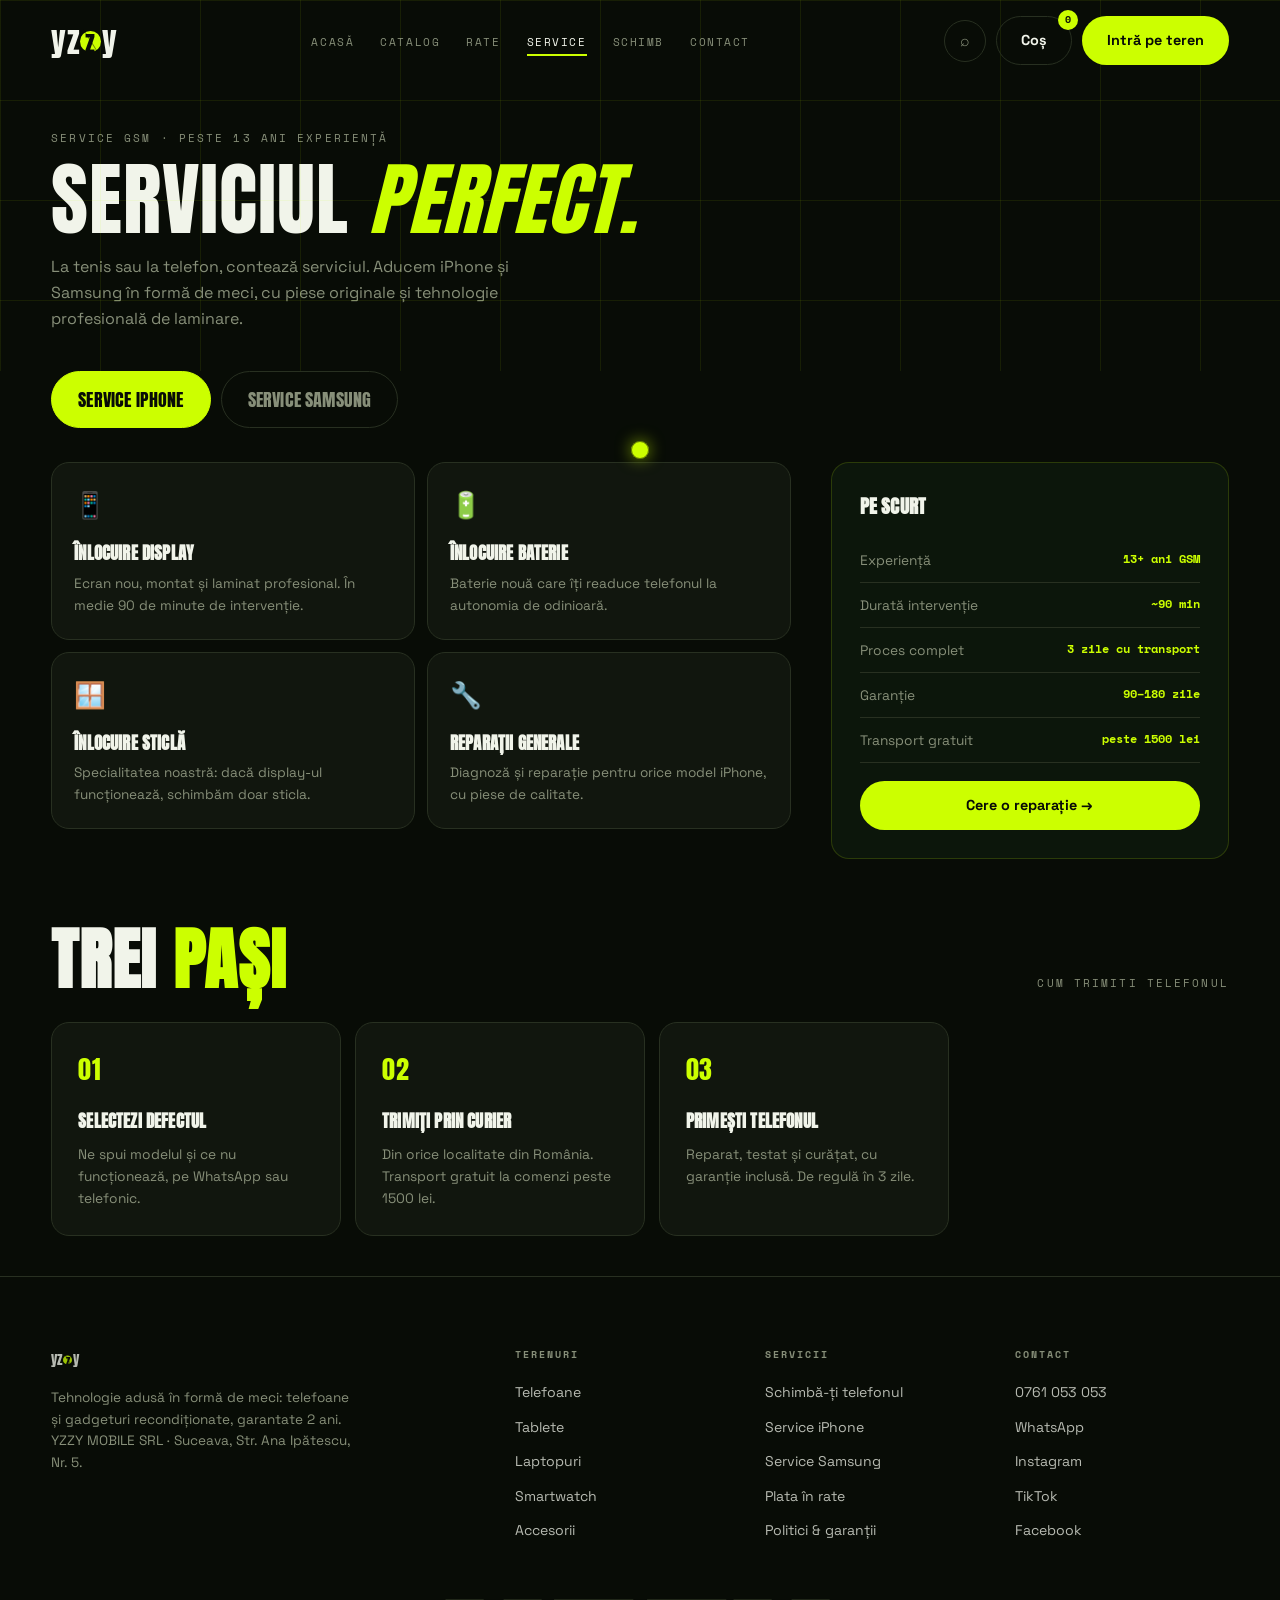
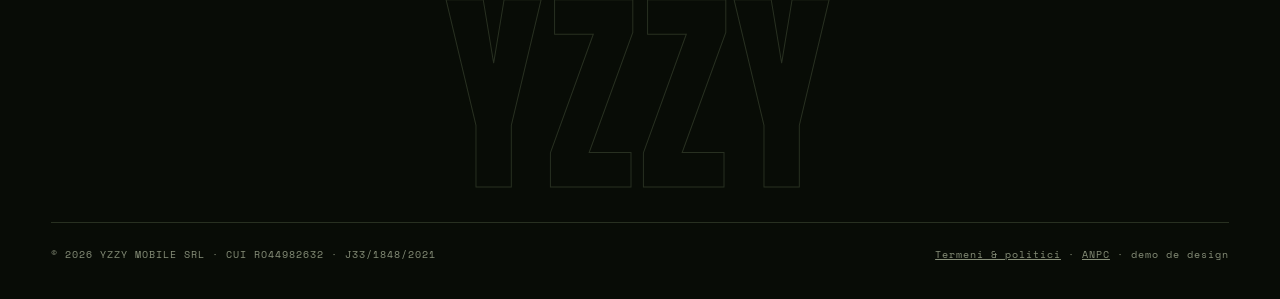
<file: service.html>
<!DOCTYPE html>
<html lang="ro">
<head>
<meta charset="UTF-8">
<meta name="viewport" content="width=device-width, initial-scale=1.0">
<title>Service iPhone & Samsung — YZZY · Reparații cu piese originale</title>
<meta name="description" content="Service GSM cu peste 13 ani experiență: înlocuire display, baterie, sticlă, cu piese originale. Garanție 90–180 zile.">
<link rel="stylesheet" href="theme.css?v=2">
<style>
.srv-hero{padding:130px 4vw 40px}
.srv-hero h1{font-size:clamp(2.6rem,6.5vw,5rem);max-width:900px}
.srv-hero p{color:var(--ash);max-width:480px;margin-top:18px}
.srv-tabs{display:flex;gap:10px;padding:0 4vw;margin-bottom:34px}
.srv-tab{font-family:var(--f-display);text-transform:uppercase;font-size:1.1rem;padding:14px 26px;border-radius:100px;border:1.5px solid var(--line);background:none;color:var(--ash);cursor:none;transition:all .2s;letter-spacing:.01em}
.srv-tab.active{background:var(--lime);color:var(--court);border-color:var(--lime)}
.srv-panel{display:none;padding:0 4vw 40px}
.srv-panel.show{display:block}
.srv-grid{display:grid;grid-template-columns:1.3fr .7fr;gap:40px;align-items:start}
@media(max-width:900px){.srv-grid{grid-template-columns:1fr}}
.svc-list{display:grid;grid-template-columns:1fr 1fr;gap:12px}
@media(max-width:560px){.svc-list{grid-template-columns:1fr}}
.svc{background:var(--surf);border:1px solid var(--line);border-radius:var(--radius);padding:22px;transition:border-color .2s,transform .2s}
.svc:hover{border-color:var(--lime);transform:translateY(-3px)}
.svc .ic{font-size:1.6rem;margin-bottom:14px}
.svc h4{font-family:var(--f-display);text-transform:uppercase;font-size:1.05rem;margin-bottom:6px;letter-spacing:.01em}
.svc p{color:var(--ash);font-size:.85rem}
.srv-side{background:var(--turf);border:1px solid var(--line-lime);border-radius:var(--radius);padding:28px}
.srv-side h3{font-family:var(--f-display);text-transform:uppercase;font-size:1.2rem;margin-bottom:16px;letter-spacing:.01em}
.srv-fact{display:flex;justify-content:space-between;gap:12px;padding:11px 0;border-bottom:1px solid var(--line);font-size:.86rem}
.srv-fact:last-child{border-bottom:none}
.srv-fact span:first-child{color:var(--ash)}.srv-fact b{color:var(--lime);font-family:var(--f-mono);font-size:.78rem}
.proc{display:grid;grid-template-columns:repeat(3,1fr);gap:14px;padding:0 4vw 40px;max-width:1000px}
@media(max-width:760px){.proc{grid-template-columns:1fr}}
.proc .p3{background:var(--surf);border:1px solid var(--line);border-radius:var(--radius);padding:26px}
.proc .p3 .n{font-family:var(--f-display);color:var(--lime);font-size:1.6rem;display:block;margin-bottom:18px;letter-spacing:.02em}
.proc .p3 h4{font-family:var(--f-display);text-transform:uppercase;font-size:1.05rem;margin-bottom:8px;letter-spacing:.01em}
.proc .p3 p{color:var(--ash);font-size:.86rem}
</style>
</head>
<body>
<nav id="nav"></nav>

<header class="srv-hero court-bg">
  <span class="sec-num" style="display:block;margin-bottom:16px">SERVICE GSM · PESTE 13 ANI EXPERIENȚĂ</span>
  <h1 class="display">Serviciul <em class="lime">perfect.</em></h1>
  <p>La tenis sau la telefon, contează serviciul. Aducem iPhone și Samsung în formă de meci, cu piese originale și tehnologie profesională de laminare.</p>
</header>

<div class="srv-tabs">
  <button class="srv-tab active" data-tab="iphone">Service iPhone</button>
  <button class="srv-tab" data-tab="samsung" id="samsung">Service Samsung</button>
</div>

<section class="srv-panel show" data-panel="iphone" style="padding-top:0">
  <div class="srv-grid">
    <div class="svc-list">
      <div class="svc"><div class="ic">📱</div><h4>Înlocuire display</h4><p>Ecran nou, montat și laminat profesional. În medie 90 de minute de intervenție.</p></div>
      <div class="svc"><div class="ic">🔋</div><h4>Înlocuire baterie</h4><p>Baterie nouă care îți readuce telefonul la autonomia de odinioară.</p></div>
      <div class="svc"><div class="ic">🪟</div><h4>Înlocuire sticlă</h4><p>Specialitatea noastră: dacă display-ul funcționează, schimbăm doar sticla.</p></div>
      <div class="svc"><div class="ic">🔧</div><h4>Reparații generale</h4><p>Diagnoză și reparație pentru orice model iPhone, cu piese de calitate.</p></div>
    </div>
    <aside class="srv-side">
      <h3>Pe scurt</h3>
      <div class="srv-fact"><span>Experiență</span><b>13+ ani GSM</b></div>
      <div class="srv-fact"><span>Durată intervenție</span><b>~90 min</b></div>
      <div class="srv-fact"><span>Proces complet</span><b>3 zile cu transport</b></div>
      <div class="srv-fact"><span>Garanție</span><b>90–180 zile</b></div>
      <div class="srv-fact"><span>Transport gratuit</span><b>peste 1500 lei</b></div>
      <a class="btn btn-lime" href="https://wa.me/+40761053053" style="width:100%;justify-content:center;margin-top:18px">Cere o reparație →</a>
    </aside>
  </div>
</section>

<section class="srv-panel" data-panel="samsung" style="padding-top:0">
  <div class="srv-grid">
    <div class="svc-list">
      <div class="svc"><div class="ic">📱</div><h4>Înlocuire display Samsung</h4><p>Piese originale Samsung, montate cu tehnologie folosită și în fabrici.</p></div>
      <div class="svc"><div class="ic">🔋</div><h4>Înlocuire baterie</h4><p>Autonomie ca nouă, cu componente originale și testare completă.</p></div>
      <div class="svc"><div class="ic">🪟</div><h4>Reparație sticlă</h4><p>Înlocuim sticla spartă păstrând display-ul funcțional, unde e posibil.</p></div>
      <div class="svc"><div class="ic">🔧</div><h4>Reparații generale</h4><p>Curățare, testare și reparație profesională pentru orice model Samsung.</p></div>
    </div>
    <aside class="srv-side">
      <h3>Pe scurt</h3>
      <div class="srv-fact"><span>Experiență</span><b>15+ ani GSM</b></div>
      <div class="srv-fact"><span>Piese</span><b>Originale Samsung</b></div>
      <div class="srv-fact"><span>Proces complet</span><b>max. 3 zile</b></div>
      <div class="srv-fact"><span>Garanție</span><b>90–180 zile</b></div>
      <div class="srv-fact"><span>Transport gratuit</span><b>peste 1500 lei</b></div>
      <a class="btn btn-lime" href="https://wa.me/+40761053053" style="width:100%;justify-content:center;margin-top:18px">Cere o reparație →</a>
    </aside>
  </div>
</section>

<div class="sec-head reveal" style="padding:30px 4vw 0;margin-bottom:30px">
  <h2 class="sec-title">Trei <em>pași</em></h2>
  <span class="sec-num">CUM TRIMITI TELEFONUL</span>
</div>
<div class="proc">
  <div class="p3 reveal"><span class="n">01</span><h4>Selectezi defectul</h4><p>Ne spui modelul și ce nu funcționează, pe WhatsApp sau telefonic.</p></div>
  <div class="p3 reveal"><span class="n">02</span><h4>Trimiți prin curier</h4><p>Din orice localitate din România. Transport gratuit la comenzi peste 1500 lei.</p></div>
  <div class="p3 reveal"><span class="n">03</span><h4>Primești telefonul</h4><p>Reparat, testat și curățat, cu garanție inclusă. De regulă în 3 zile.</p></div>
</div>

<footer id="footer"></footer>

<script src="data/catalog.js?v=2"></script>
<script src="app.js?v=2"></script>
<script>
renderNav('service.html');
renderFooter(document.getElementById('footer'));
document.querySelectorAll('.srv-tab').forEach(t=>t.addEventListener('click',()=>{
  document.querySelectorAll('.srv-tab').forEach(x=>x.classList.remove('active'));
  t.classList.add('active');
  document.querySelectorAll('.srv-panel').forEach(p=>p.classList.toggle('show',p.dataset.panel===t.dataset.tab));
}));
if(location.hash==='#samsung'){document.querySelector('[data-tab="samsung"]').click()}
initReveal();
</script>
</body>
</html>
</file>
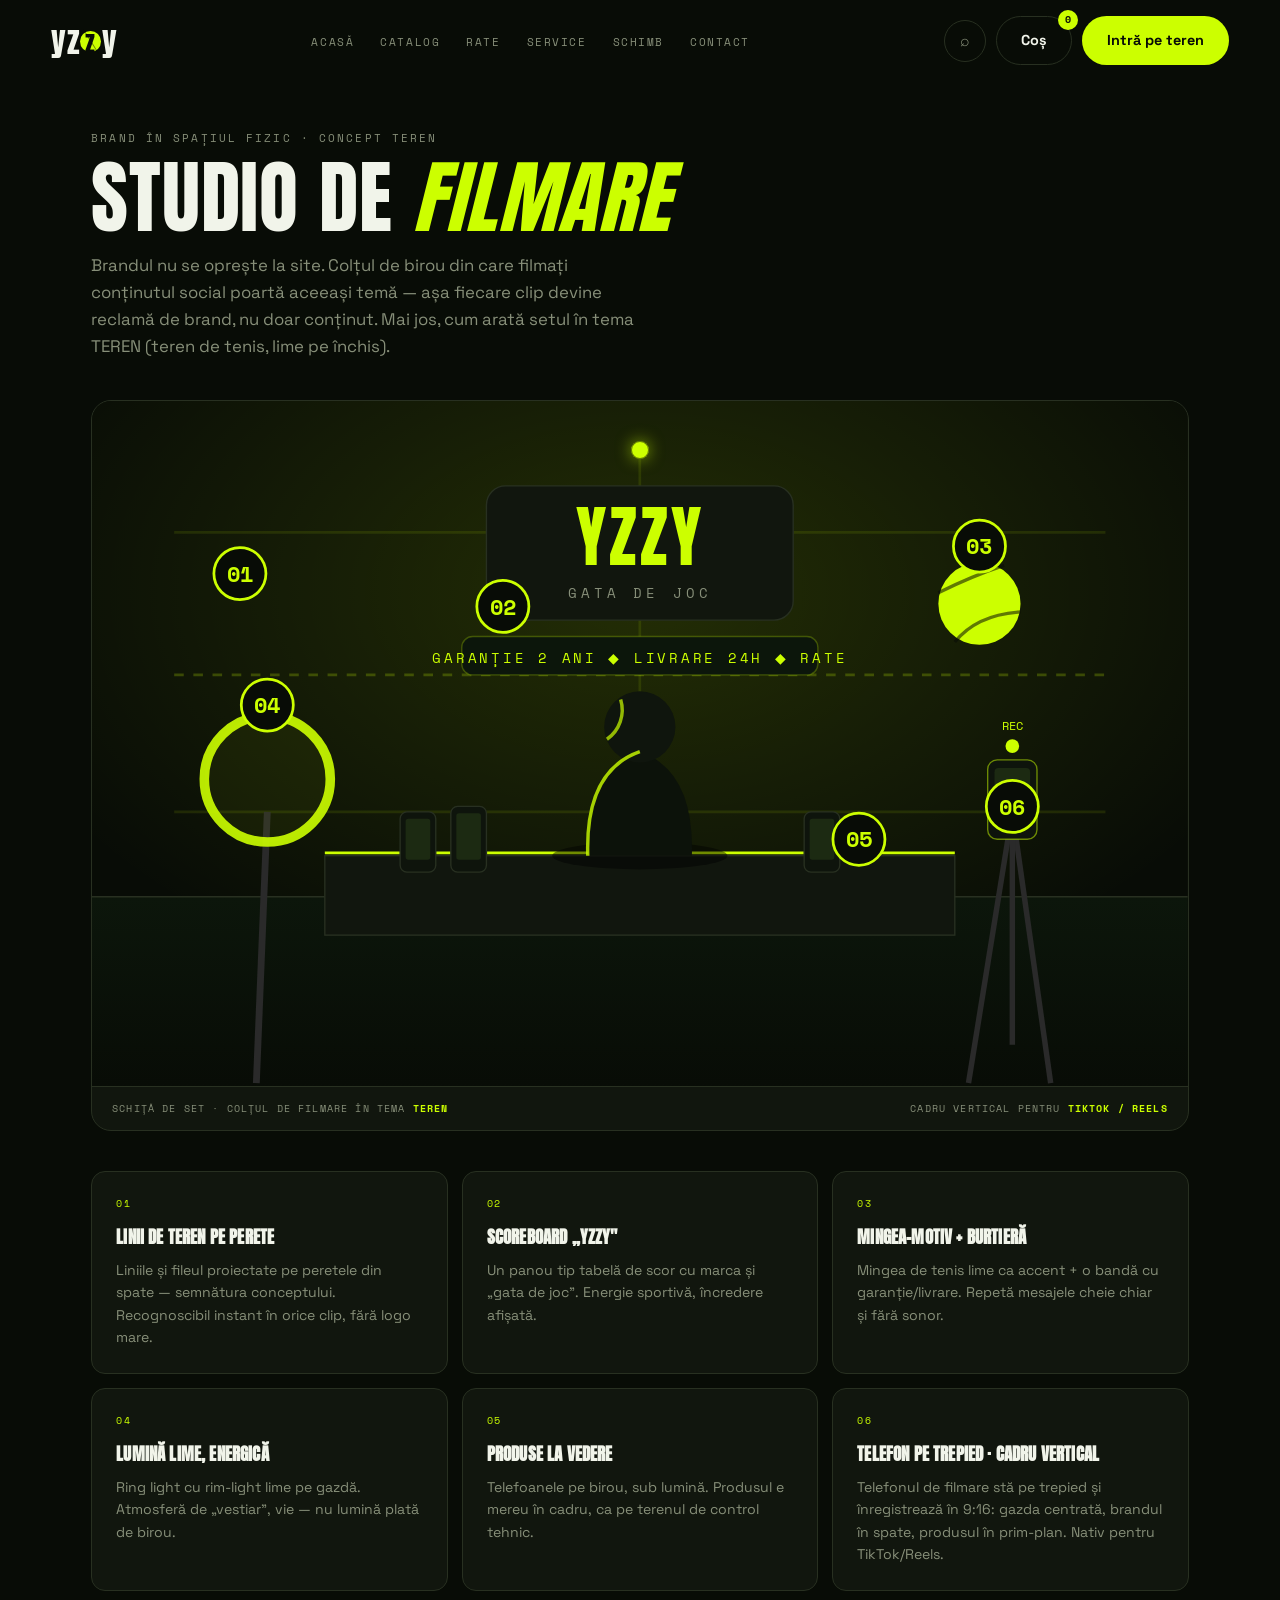
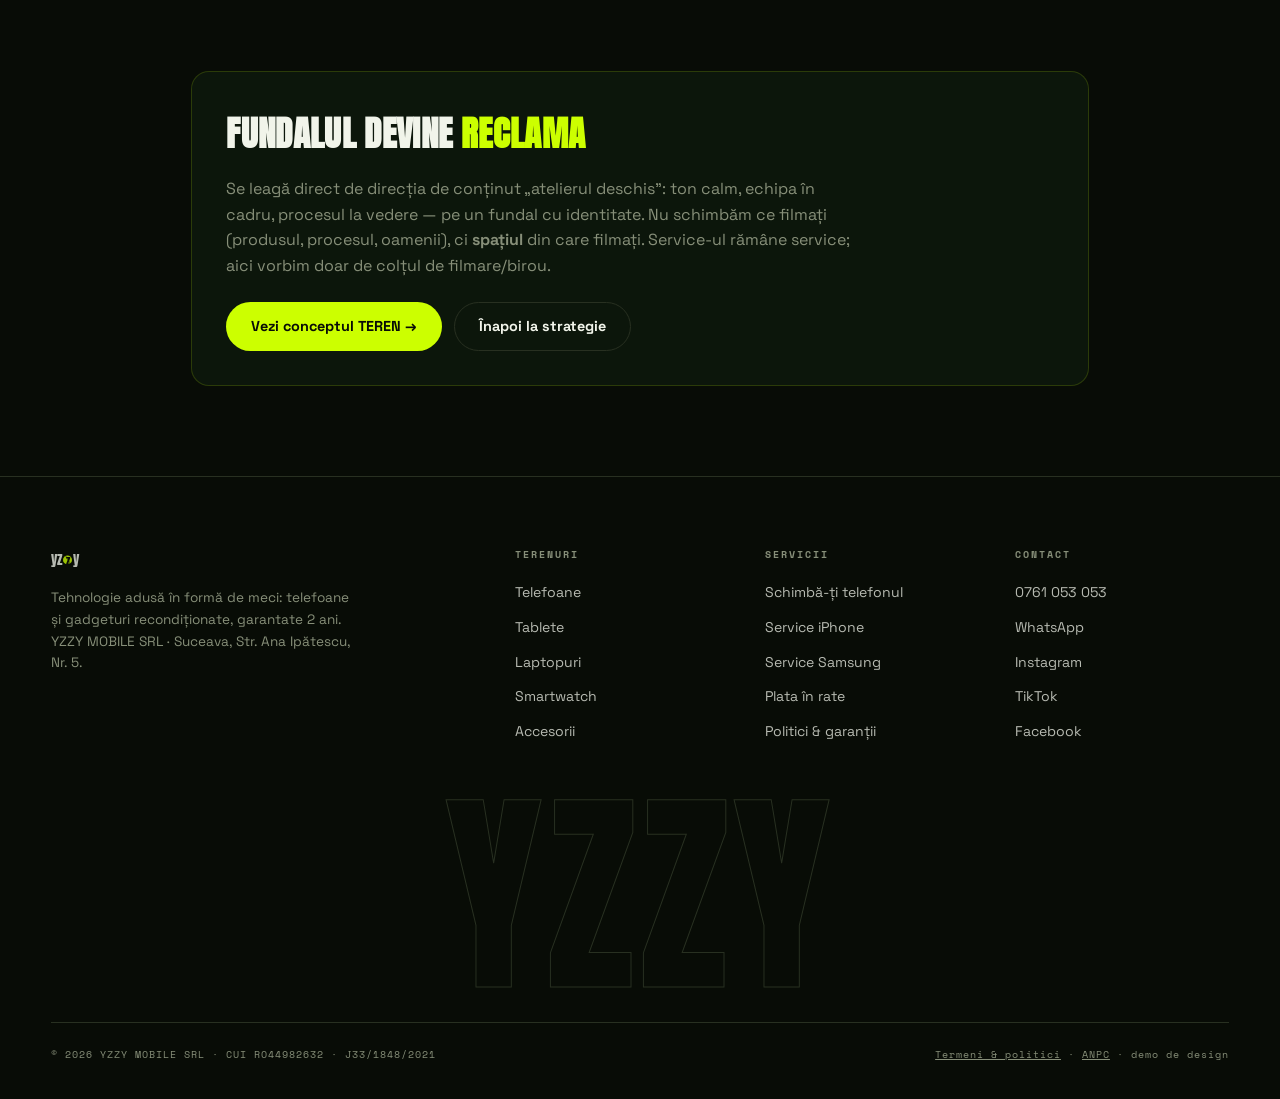
<file: studio.html>
<!DOCTYPE html>
<html lang="ro">
<head>
<meta charset="UTF-8">
<meta name="viewport" content="width=device-width, initial-scale=1.0">
<title>Studio de filmare — YZZY · concept TEREN</title>
<meta name="description" content="Cum se transmite brandul YZZY pe fundalul de filmare: colțul de birou din care se filmează conținutul social, în tema TEREN (teren de tenis, lime pe închis).">
<link rel="stylesheet" href="theme.css?v=2">
<style>
.st-hero{padding:130px 4vw 30px;max-width:1200px;margin:0 auto}
.st-hero h1{font-size:clamp(2.6rem,7vw,5rem)}
.st-hero p{color:var(--ash);max-width:560px;margin-top:18px;font-size:1.05rem}
.st-wrap{max-width:1200px;margin:0 auto;padding:10px 4vw 40px}
.set{background:var(--surf);border:1px solid var(--line);border-radius:20px;overflow:hidden}
.set svg{display:block;width:100%;height:auto}
.set-cap{font-family:var(--f-mono);font-size:.6rem;letter-spacing:.12em;text-transform:uppercase;color:var(--ash);padding:14px 20px;border-top:1px solid var(--line);display:flex;justify-content:space-between;flex-wrap:wrap;gap:10px}
.set-cap b{color:var(--lime)}
.els{display:grid;grid-template-columns:repeat(3,1fr);gap:14px;max-width:1200px;margin:0 auto;padding:0 4vw 50px}
@media(max-width:900px){.els{grid-template-columns:1fr 1fr}}
@media(max-width:560px){.els{grid-template-columns:1fr}}
.el{background:var(--surf);border:1px solid var(--line);border-radius:14px;padding:24px}
.el .n{font-family:var(--f-mono);font-size:.62rem;letter-spacing:.14em;color:var(--lime);display:block;margin-bottom:12px}
.el h3{font-family:var(--f-display);text-transform:uppercase;font-size:1.05rem;margin-bottom:8px;letter-spacing:.01em}
.el p{color:var(--ash);font-size:.88rem}
.why{max-width:1000px;margin:0 auto;padding:30px 4vw 90px}
.why .band{background:var(--turf);border:1px solid var(--line-lime);border-radius:18px;padding:34px}
.why .band h2{font-family:var(--f-display);text-transform:uppercase;font-size:clamp(1.5rem,3vw,2.2rem);letter-spacing:.01em;margin-bottom:14px}
.why .band h2 em{font-style:normal;color:var(--lime)}
.why .band p{color:var(--ash);max-width:640px}
.why .band .cta{display:flex;gap:12px;flex-wrap:wrap;margin-top:24px}
.sec-num{font-family:var(--f-mono);font-size:.66rem;letter-spacing:.2em;color:var(--ash);display:block;margin-bottom:14px}
</style>
</head>
<body>
<nav id="nav"></nav>

<header class="st-hero">
  <span class="sec-num">BRAND ÎN SPAȚIUL FIZIC · CONCEPT TEREN</span>
  <h1 class="display">Studio de <em class="lime">filmare</em></h1>
  <p>Brandul nu se oprește la site. Colțul de birou din care filmați conținutul social poartă aceeași temă — așa fiecare clip devine reclamă de brand, nu doar conținut. Mai jos, cum arată setul în tema TEREN (teren de tenis, lime pe închis).</p>
</header>

<div class="st-wrap">
  <div class="set">
    <svg viewBox="0 0 800 500" xmlns="http://www.w3.org/2000/svg" role="img" aria-label="Schiță a colțului de filmare YZZY în tema TEREN: perete cu linii de teren, scoreboard YZZY, minge de tenis, birou cu produse, ring light și cameră pe trepied.">
      <defs>
        <radialGradient id="glow" cx="50%" cy="28%" r="62%">
          <stop offset="0" stop-color="#CCFF00" stop-opacity="0.14"/>
          <stop offset="1" stop-color="#CCFF00" stop-opacity="0"/>
        </radialGradient>
        <linearGradient id="floor" x1="0" y1="0" x2="0" y2="1">
          <stop offset="0" stop-color="#0C160B"/><stop offset="1" stop-color="#080C06"/>
        </linearGradient>
      </defs>
      <rect width="800" height="500" fill="#080C06"/>
      <rect width="800" height="500" fill="url(#glow)"/>
      <!-- linii de teren pe perete -->
      <g stroke="#CCFF00" stroke-opacity="0.10" stroke-width="2">
        <line x1="60" y1="96" x2="740" y2="96"/>
        <line x1="60" y1="300" x2="740" y2="300"/>
        <line x1="400" y1="40" x2="400" y2="300"/>
      </g>
      <!-- fileu (net) dashed -->
      <line x1="60" y1="200" x2="740" y2="200" stroke="#CCFF00" stroke-opacity="0.22" stroke-width="2" stroke-dasharray="7 7"/>
      <!-- podea -->
      <rect y="362" width="800" height="138" fill="url(#floor)"/>
      <line x1="0" y1="362" x2="800" y2="362" stroke="#283021"/>
      <!-- scoreboard YZZY pe perete -->
      <g transform="translate(288,62)">
        <rect x="0" y="0" width="224" height="98" rx="14" fill="#11160E" stroke="#283021"/>
        <text x="112" y="58" text-anchor="middle" font-family="'Anton',sans-serif" font-size="50" fill="#CCFF00" letter-spacing="2">YZZY</text>
        <text x="112" y="82" text-anchor="middle" font-family="'Space Mono',monospace" font-size="10" letter-spacing="3" fill="#878F79">GATA DE JOC</text>
      </g>
      <!-- minge de tenis pe perete dreapta -->
      <g transform="translate(648,148)">
        <circle r="30" fill="#CCFF00"/>
        <path d="M-30 -8 Q-6 -20 18 -28" fill="none" stroke="#080C06" stroke-width="2.4" stroke-opacity="0.55"/>
        <path d="M-18 28 Q-2 8 30 6" fill="none" stroke="#080C06" stroke-width="2.4" stroke-opacity="0.55"/>
      </g>
      <!-- strip burtiera -->
      <rect x="270" y="172" width="260" height="28" rx="8" fill="#0C160B" stroke="#CCFF00" stroke-opacity="0.25"/>
      <text x="400" y="191" text-anchor="middle" font-family="'Space Mono',monospace" font-size="10.5" letter-spacing="2" fill="#CCFF00">GARANȚIE 2 ANI ◆ LIVRARE 24H ◆ RATE</text>
      <!-- birou / counter -->
      <line x1="170" y1="330" x2="630" y2="330" stroke="#CCFF00" stroke-width="2"/>
      <rect x="170" y="332" width="460" height="58" fill="#11160E" stroke="#283021"/>
      <!-- produse pe birou -->
      <g>
        <rect x="225" y="300" width="26" height="44" rx="5" fill="#0E140C" stroke="#283021"/><rect x="229" y="305" width="18" height="30" rx="2" fill="#1C2A12"/>
        <rect x="262" y="296" width="26" height="48" rx="5" fill="#0E140C" stroke="#283021"/><rect x="266" y="301" width="18" height="34" rx="2" fill="#1C2A12"/>
        <rect x="520" y="300" width="26" height="44" rx="5" fill="#0E140C" stroke="#283021"/><rect x="524" y="305" width="18" height="30" rx="2" fill="#1C2A12"/>
      </g>
      <!-- gazda (silueta) cu rim-light lime -->
      <g>
        <ellipse cx="400" cy="332" rx="64" ry="10" fill="#000" opacity="0.45"/>
        <path d="M362 332 Q360 270 400 256 Q440 270 438 332 Z" fill="#0C120A"/>
        <circle cx="400" cy="238" r="26" fill="#0F150D"/>
        <path d="M362 332 Q360 270 400 256" fill="none" stroke="#CCFF00" stroke-width="2.5" stroke-opacity="0.8"/>
        <path d="M376 247 A26 26 0 0 0 386 218" fill="none" stroke="#CCFF00" stroke-width="2.5" stroke-opacity="0.7"/>
      </g>
      <!-- ring light fata-stanga -->
      <line x1="120" y1="498" x2="128" y2="300" stroke="#2A2A2A" stroke-width="5"/>
      <circle cx="128" cy="276" r="46" fill="none" stroke="#CCFF00" stroke-width="7" opacity="0.9"/>
      <circle cx="128" cy="276" r="46" fill="#CCFF00" opacity="0.05"/>
      <!-- camera / telefon pe trepied fata-dreapta -->
      <g>
        <line x1="672" y1="300" x2="640" y2="498" stroke="#2A2A2A" stroke-width="4"/>
        <line x1="672" y1="300" x2="700" y2="498" stroke="#2A2A2A" stroke-width="4"/>
        <line x1="672" y1="300" x2="672" y2="470" stroke="#2A2A2A" stroke-width="4"/>
        <rect x="654" y="262" width="36" height="58" rx="7" fill="#0E140C" stroke="#CCFF00" stroke-opacity="0.5"/>
        <rect x="659" y="268" width="26" height="40" rx="3" fill="#1C2A12"/>
        <circle cx="672" cy="252" r="5" fill="#CCFF00"/>
        <text x="672" y="240" text-anchor="middle" font-family="'Space Mono',monospace" font-size="9" fill="#CCFF00">REC</text>
      </g>
      <!-- numere de identificare -->
      <g font-family="'Space Mono',monospace" font-weight="700" font-size="16" text-anchor="middle">
        <circle cx="108" cy="126" r="19" fill="#080C06" stroke="#CCFF00" stroke-width="2"/><text x="108" y="132" fill="#CCFF00">01</text>
        <circle cx="300" cy="150" r="19" fill="#080C06" stroke="#CCFF00" stroke-width="2"/><text x="300" y="156" fill="#CCFF00">02</text>
        <circle cx="648" cy="106" r="19" fill="#080C06" stroke="#CCFF00" stroke-width="2"/><text x="648" y="112" fill="#CCFF00">03</text>
        <circle cx="128" cy="222" r="19" fill="#080C06" stroke="#CCFF00" stroke-width="2"/><text x="128" y="228" fill="#CCFF00">04</text>
        <circle cx="560" cy="320" r="19" fill="#080C06" stroke="#CCFF00" stroke-width="2"/><text x="560" y="326" fill="#CCFF00">05</text>
        <circle cx="672" cy="296" r="19" fill="#080C06" stroke="#CCFF00" stroke-width="2"/><text x="672" y="302" fill="#CCFF00">06</text>
      </g>
    </svg>
    <div class="set-cap"><span>Schiță de set · colțul de filmare în tema <b>TEREN</b></span><span>Cadru vertical pentru <b>TikTok / Reels</b></span></div>
  </div>
</div>

<section class="els" style="padding-top:0">
  <div class="el"><span class="n">01</span><h3>Linii de teren pe perete</h3><p>Liniile și fileul proiectate pe peretele din spate — semnătura conceptului. Recognoscibil instant în orice clip, fără logo mare.</p></div>
  <div class="el"><span class="n">02</span><h3>Scoreboard „YZZY"</h3><p>Un panou tip tabelă de scor cu marca și „gata de joc". Energie sportivă, încredere afișată.</p></div>
  <div class="el"><span class="n">03</span><h3>Mingea-motiv + burtieră</h3><p>Mingea de tenis lime ca accent + o bandă cu garanție/livrare. Repetă mesajele cheie chiar și fără sonor.</p></div>
  <div class="el"><span class="n">04</span><h3>Lumină lime, energică</h3><p>Ring light cu rim-light lime pe gazdă. Atmosferă de „vestiar", vie — nu lumină plată de birou.</p></div>
  <div class="el"><span class="n">05</span><h3>Produse la vedere</h3><p>Telefoanele pe birou, sub lumină. Produsul e mereu în cadru, ca pe terenul de control tehnic.</p></div>
  <div class="el"><span class="n">06</span><h3>Telefon pe trepied · cadru vertical</h3><p>Telefonul de filmare stă pe trepied și înregistrează în 9:16: gazda centrată, brandul în spate, produsul în prim-plan. Nativ pentru TikTok/Reels.</p></div>
</section>

<section class="why">
  <div class="band">
    <h2>Fundalul devine <em>reclama</em></h2>
    <p>Se leagă direct de direcția de conținut „atelierul deschis": ton calm, echipa în cadru, procesul la vedere — pe un fundal cu identitate. Nu schimbăm ce filmați (produsul, procesul, oamenii), ci <b>spațiul</b> din care filmați. Service-ul rămâne service; aici vorbim doar de colțul de filmare/birou.</p>
    <div class="cta">
      <a class="btn btn-lime" href="index.html">Vezi conceptul TEREN →</a>
      <a class="btn btn-ghost" href="prezentare.html">Înapoi la strategie</a>
    </div>
  </div>
</section>

<footer id="footer"></footer>

<script src="data/catalog.js?v=1"></script>
<script src="app.js?v=1"></script>
<script>
renderNav('');
renderFooter(document.getElementById('footer'));
</script>
</body>
</html>
</file>
<file: theme.css>
/* YZZY — TEREN · tema comuna (lime tenis pe court-dark) */
@import url('https://fonts.googleapis.com/css2?family=Anton&family=Space+Grotesk:wght@400;500;600;700&family=Space+Mono:wght@400;700&display=swap');

:root{
  --court:#080C06;
  --turf:#0C160B;
  --surf:#11160E;
  --surf2:#171E12;
  --line:#283021;
  --line-lime:rgba(204,255,0,.16);
  --lime:#CCFF00;
  --lime-2:#A6D400;
  --lime-deep:#6F8F00;
  --chalk:#F1F4EA;
  --ash:#878F79;
  --clay:#E2703A;
  --radius:18px;
  --f-display:'Anton',sans-serif;
  --f-text:'Space Grotesk',sans-serif;
  --f-mono:'Space Mono',monospace;
}
*{margin:0;padding:0;box-sizing:border-box}
html{scroll-behavior:smooth}
body{background:var(--court);color:var(--chalk);font-family:var(--f-text);font-size:16px;line-height:1.6;-webkit-font-smoothing:antialiased;overflow-x:hidden;cursor:none}
::selection{background:var(--lime);color:var(--court)}
a{color:inherit}
img{max-width:100%}

.display{font-family:var(--f-display);text-transform:uppercase;letter-spacing:.01em;line-height:.92;font-weight:400}
.mono{font-family:var(--f-mono);letter-spacing:.08em;text-transform:uppercase}
.lime{color:var(--lime)}
.muted{color:var(--ash)}

/* ---------- minge de tenis (cursor) ---------- */
.ball{position:fixed;width:18px;height:18px;border-radius:50%;background:var(--lime);pointer-events:none;z-index:10000;transform:translate(-50%,-50%);transition:width .2s,height .2s;box-shadow:0 0 16px rgba(204,255,0,.6)}
.ball::before,.ball::after{content:"";position:absolute;inset:0;border-radius:50%;border:1.5px solid rgba(8,12,6,.55);clip-path:inset(0 0 50% 0)}
.ball::after{transform:rotate(180deg)}
.ball.big{width:46px;height:46px}
@media(hover:none){.ball{display:none}body{cursor:auto}}

/* ---------- linii de teren (fundal) ---------- */
.court-bg{position:relative}
.court-bg::before{content:"";position:absolute;inset:0;pointer-events:none;
  background-image:linear-gradient(var(--line-lime) 1px,transparent 1px),linear-gradient(90deg,var(--line-lime) 1px,transparent 1px);
  background-size:100px 100px;opacity:.5}
.net-line{height:1px;background:repeating-linear-gradient(90deg,var(--line-lime) 0 8px,transparent 8px 16px);margin:0 4vw}

/* ---------- nav ---------- */
nav{position:fixed;top:0;left:0;right:0;z-index:100;display:flex;align-items:center;justify-content:space-between;gap:16px;padding:16px 4vw;transition:background .3s,border-color .3s;border-bottom:1px solid transparent}
nav.scrolled{background:rgba(8,12,6,.82);backdrop-filter:blur(16px);border-bottom-color:var(--line)}
.logo{font-family:var(--f-display);font-size:2rem;letter-spacing:.02em;text-decoration:none;color:var(--chalk);display:inline-flex;align-items:center;line-height:1}
.logo .o{position:relative;display:inline-grid;place-items:center;width:.86em;height:.86em;margin:0 .02em;border-radius:50%;background:var(--lime);color:var(--court);font-size:.78em;transform:translateY(.04em)}
.logo .o::after{content:"";position:absolute;width:130%;height:1px;background:rgba(8,12,6,.5);border-radius:50%;transform:rotate(58deg)}
.nav-links{display:flex;gap:26px;list-style:none}
.nav-links a{font-family:var(--f-mono);font-size:.7rem;letter-spacing:.14em;text-transform:uppercase;color:var(--ash);text-decoration:none;transition:color .2s;padding:6px 0;position:relative}
.nav-links a::after{content:"";position:absolute;left:0;bottom:0;width:0;height:2px;background:var(--lime);transition:width .25s}
.nav-links a:hover,.nav-links a.active{color:var(--chalk)}
.nav-links a:hover::after,.nav-links a.active::after{width:100%}
.nav-cta{display:flex;gap:10px;align-items:center}
.btn{display:inline-flex;align-items:center;justify-content:center;gap:8px;font-family:var(--f-text);font-weight:700;font-size:.9rem;padding:12px 24px;border-radius:100px;text-decoration:none;border:1.5px solid transparent;cursor:none;transition:transform .2s cubic-bezier(.34,1.56,.64,1),background .2s,color .2s,border-color .2s,box-shadow .3s}
.btn:hover{transform:translateY(-2px) scale(1.02)}
.btn-lime{background:var(--lime);color:var(--court)}
.btn-lime:hover{box-shadow:0 8px 30px rgba(204,255,0,.32)}
.btn-ghost{border-color:var(--line);color:var(--chalk)}
.btn-ghost:hover{border-color:var(--lime);color:var(--lime)}
#cartBtn{position:relative}
.cart-count{position:absolute;top:-7px;right:-7px;min-width:20px;height:20px;border-radius:100px;background:var(--lime);color:var(--court);font-family:var(--f-mono);font-size:.62rem;font-weight:700;display:grid;place-items:center;padding:0 5px}
.icon-btn{width:42px;height:42px;border-radius:50%;border:1.5px solid var(--line);background:none;color:var(--ash);cursor:none;display:grid;place-items:center;font-size:1rem;transition:color .2s,border-color .2s}
.icon-btn:hover{color:var(--lime);border-color:var(--lime)}
@media(max-width:980px){.nav-links{display:none}}

/* ---------- scoreline (ticker) ---------- */
.scoreline{background:var(--turf);border-top:1px solid var(--line-lime);border-bottom:1px solid var(--line-lime);overflow:hidden;padding:11px 0}
.scoreline-track{display:flex;gap:42px;width:max-content;animation:roll 26s linear infinite}
.scoreline-track:hover{animation-play-state:paused}
.scoreline-track span{font-family:var(--f-mono);font-size:.7rem;letter-spacing:.14em;text-transform:uppercase;color:var(--chalk);white-space:nowrap}
.scoreline-track b{color:var(--lime)}
.scoreline-track i{font-style:normal;color:var(--lime);font-size:.6rem}
@keyframes roll{to{transform:translateX(-50%)}}

/* ---------- sectiuni ---------- */
section{padding:90px 4vw;position:relative}
.sec-head{display:flex;align-items:flex-end;justify-content:space-between;gap:24px;margin-bottom:46px;flex-wrap:wrap}
.sec-num{font-family:var(--f-mono);font-size:.66rem;letter-spacing:.2em;color:var(--ash)}
.sec-num b{color:var(--lime)}
.sec-title{font-family:var(--f-display);text-transform:uppercase;font-size:clamp(2.1rem,5.2vw,4.4rem);line-height:.95;letter-spacing:.01em}
.sec-title em{font-style:normal;color:var(--lime)}
.reveal{opacity:0;transform:translateY(36px);transition:opacity .7s cubic-bezier(.22,1,.36,1),transform .7s cubic-bezier(.22,1,.36,1)}
.reveal.in{opacity:1;transform:none}

/* ---------- scoreboard (board) ---------- */
.board{background:var(--surf);border:1px solid var(--line);border-radius:var(--radius);overflow:hidden}
.board-row{display:flex;gap:14px;align-items:center;padding:14px 20px;border-bottom:1px solid var(--line);font-family:var(--f-mono);font-size:.74rem;letter-spacing:.06em;text-transform:uppercase;text-decoration:none;transition:background .2s}
.board-row:last-child{border-bottom:none}
a.board-row:hover{background:var(--surf2)}
.board-row .col-name{flex:2;min-width:0;color:var(--chalk);white-space:nowrap;overflow:hidden;text-overflow:ellipsis}
.board-row .col-state{width:104px;color:var(--lime);flex:none}
.board-row .col-tag{flex:1.4;min-width:0;color:var(--ash);white-space:nowrap;overflow:hidden;text-overflow:ellipsis}
.board-row .col-price{color:var(--lime);font-family:var(--f-display);font-size:1.05rem;letter-spacing:.02em;flex:none}
.board-head{background:var(--turf);color:var(--ash)}
.board-head .col-state,.board-head .col-price{color:var(--ash);font-family:var(--f-mono);font-weight:400;font-size:.62rem}

/* ---------- carduri produs ---------- */
.pgrid{display:grid;grid-template-columns:repeat(4,1fr);gap:14px}
.pcard{position:relative;background:var(--surf);border:1px solid var(--line);border-radius:var(--radius);padding:18px;display:flex;flex-direction:column;gap:5px;text-decoration:none;color:var(--chalk);transition:transform .3s cubic-bezier(.34,1.56,.64,1),border-color .3s;overflow:hidden}
.pcard:hover{transform:translateY(-6px);border-color:var(--lime)}
.pvis{position:relative;height:172px;border-radius:12px;background:var(--turf);display:grid;place-items:center;margin-bottom:12px;overflow:hidden}
.pvis::before{content:"";position:absolute;left:50%;top:0;bottom:0;width:1px;background:var(--line-lime)}
.pvis::after{content:"";position:absolute;left:8%;right:8%;top:50%;height:1px;background:var(--line-lime)}
.pvis img{max-width:74%;max-height:82%;object-fit:contain;filter:brightness(.95);transition:transform .4s cubic-bezier(.34,1.56,.64,1);position:relative;z-index:1}
.pcard:hover .pvis img{transform:translateY(-6px) scale(1.05)}
.ptag{position:absolute;top:10px;left:10px;z-index:2;font-family:var(--f-mono);font-size:.56rem;letter-spacing:.12em;text-transform:uppercase;color:var(--court);background:var(--lime);padding:4px 9px;border-radius:100px;font-weight:700}
.pname{font-weight:600;font-size:.95rem;line-height:1.3;display:-webkit-box;-webkit-line-clamp:2;-webkit-box-orient:vertical;overflow:hidden;min-height:2.5em}
.pstate{font-family:var(--f-mono);font-size:.6rem;letter-spacing:.08em;text-transform:uppercase;color:var(--ash)}
.pfoot{display:flex;align-items:center;justify-content:space-between;margin-top:12px}
.pprice{font-family:var(--f-display);font-size:1.4rem;color:var(--lime);letter-spacing:.02em}
.pprice s{font-family:var(--f-mono);font-size:.62rem;color:var(--ash);margin-right:7px;letter-spacing:0}
.padd{width:38px;height:38px;border-radius:50%;background:var(--turf);border:1.5px solid var(--line);color:var(--lime);font-size:1.15rem;cursor:none;display:grid;place-items:center;transition:background .2s,transform .2s,border-color .2s}
.padd:hover{background:var(--lime);color:var(--court);transform:scale(1.12) rotate(90deg);border-color:var(--lime)}
@media(max-width:1100px){.pgrid{grid-template-columns:repeat(3,1fr)}}
@media(max-width:820px){.pgrid{grid-template-columns:repeat(2,1fr)}}
@media(max-width:520px){.pgrid{grid-template-columns:1fr}}

/* ---------- pills / filtre ---------- */
.pills{display:flex;gap:8px;flex-wrap:wrap}
.pill{font-family:var(--f-mono);font-size:.66rem;letter-spacing:.12em;text-transform:uppercase;padding:9px 18px;border-radius:100px;border:1.5px solid var(--line);background:none;color:var(--ash);cursor:none;transition:all .2s;text-decoration:none}
.pill:hover{border-color:var(--lime);color:var(--lime)}
.pill.active{background:var(--lime);color:var(--court);border-color:var(--lime);font-weight:700}

/* ---------- parteneri ---------- */
.partner-tile{background:var(--chalk);border-radius:12px;padding:16px 20px;display:grid;place-items:center;text-decoration:none;border:1.5px solid var(--line);transition:transform .25s,box-shadow .3s,border-color .25s;min-height:84px}
.partner-tile img{max-height:44px;max-width:100%;object-fit:contain}
.partner-tile:hover{transform:translateY(-3px);border-color:var(--lime);box-shadow:0 0 34px rgba(204,255,0,.22)}

/* ---------- footer ---------- */
footer{border-top:1px solid var(--line);padding:70px 4vw 36px;background:var(--court)}
.foot-grid{display:grid;grid-template-columns:2fr 1fr 1fr 1fr;gap:36px;margin-bottom:56px}
.foot-grid h5{font-family:var(--f-mono);font-size:.62rem;letter-spacing:.2em;text-transform:uppercase;color:var(--ash);margin-bottom:16px}
.foot-grid ul{list-style:none}
.foot-grid li{margin-bottom:9px}
.foot-grid a{color:var(--chalk);text-decoration:none;font-size:.88rem;opacity:.75;transition:opacity .2s,color .2s}
.foot-grid a:hover{opacity:1;color:var(--lime)}
.foot-brand p{color:var(--ash);font-size:.85rem;max-width:300px;margin-top:14px}
.foot-bottom{display:flex;justify-content:space-between;gap:18px;flex-wrap:wrap;border-top:1px solid var(--line);padding-top:24px;font-family:var(--f-mono);font-size:.62rem;letter-spacing:.1em;color:var(--ash)}
.foot-bottom a{color:inherit}
.foot-mega{font-family:var(--f-display);font-size:clamp(4rem,17vw,16rem);line-height:.8;text-align:center;color:transparent;-webkit-text-stroke:1px var(--line);user-select:none;margin-bottom:40px;letter-spacing:.02em}
@media(max-width:900px){.foot-grid{grid-template-columns:1fr 1fr}}

/* ---------- toast ---------- */
.toast{position:fixed;bottom:24px;left:50%;transform:translate(-50%,80px);background:var(--surf2);border:1.5px solid var(--lime);color:var(--chalk);font-family:var(--f-mono);font-size:.7rem;letter-spacing:.08em;text-transform:uppercase;padding:13px 22px;border-radius:100px;z-index:300;transition:transform .4s cubic-bezier(.34,1.56,.64,1);pointer-events:none}
.toast.show{transform:translate(-50%,0)}
.toast b{color:var(--lime)}

/* ---------- search overlay ---------- */
.search-ov{position:fixed;inset:0;background:rgba(8,12,6,.94);backdrop-filter:blur(10px);z-index:250;display:none;padding:14vh 6vw 0;flex-direction:column;align-items:center}
.search-ov.show{display:flex}
.search-ov input{width:min(640px,100%);background:none;border:none;border-bottom:2px solid var(--lime);color:var(--chalk);font-family:var(--f-display);font-size:clamp(1.6rem,4vw,2.8rem);text-transform:uppercase;padding:10px 4px;outline:none}
.search-ov input::placeholder{color:#39402F}
.search-res{width:min(640px,100%);margin-top:18px;max-height:50vh;overflow:auto}
.search-res a{display:flex;justify-content:space-between;gap:14px;padding:13px 6px;border-bottom:1px solid var(--line);text-decoration:none;color:var(--chalk);font-size:.9rem;transition:color .15s}
.search-res a:hover{color:var(--lime)}
.search-res a b{font-family:var(--f-display);color:var(--lime);white-space:nowrap;letter-spacing:.02em}
.search-close{position:absolute;top:26px;right:5vw}

@media(prefers-reduced-motion:reduce){*{animation-duration:.01ms !important;transition-duration:.01ms !important}}
</file>
